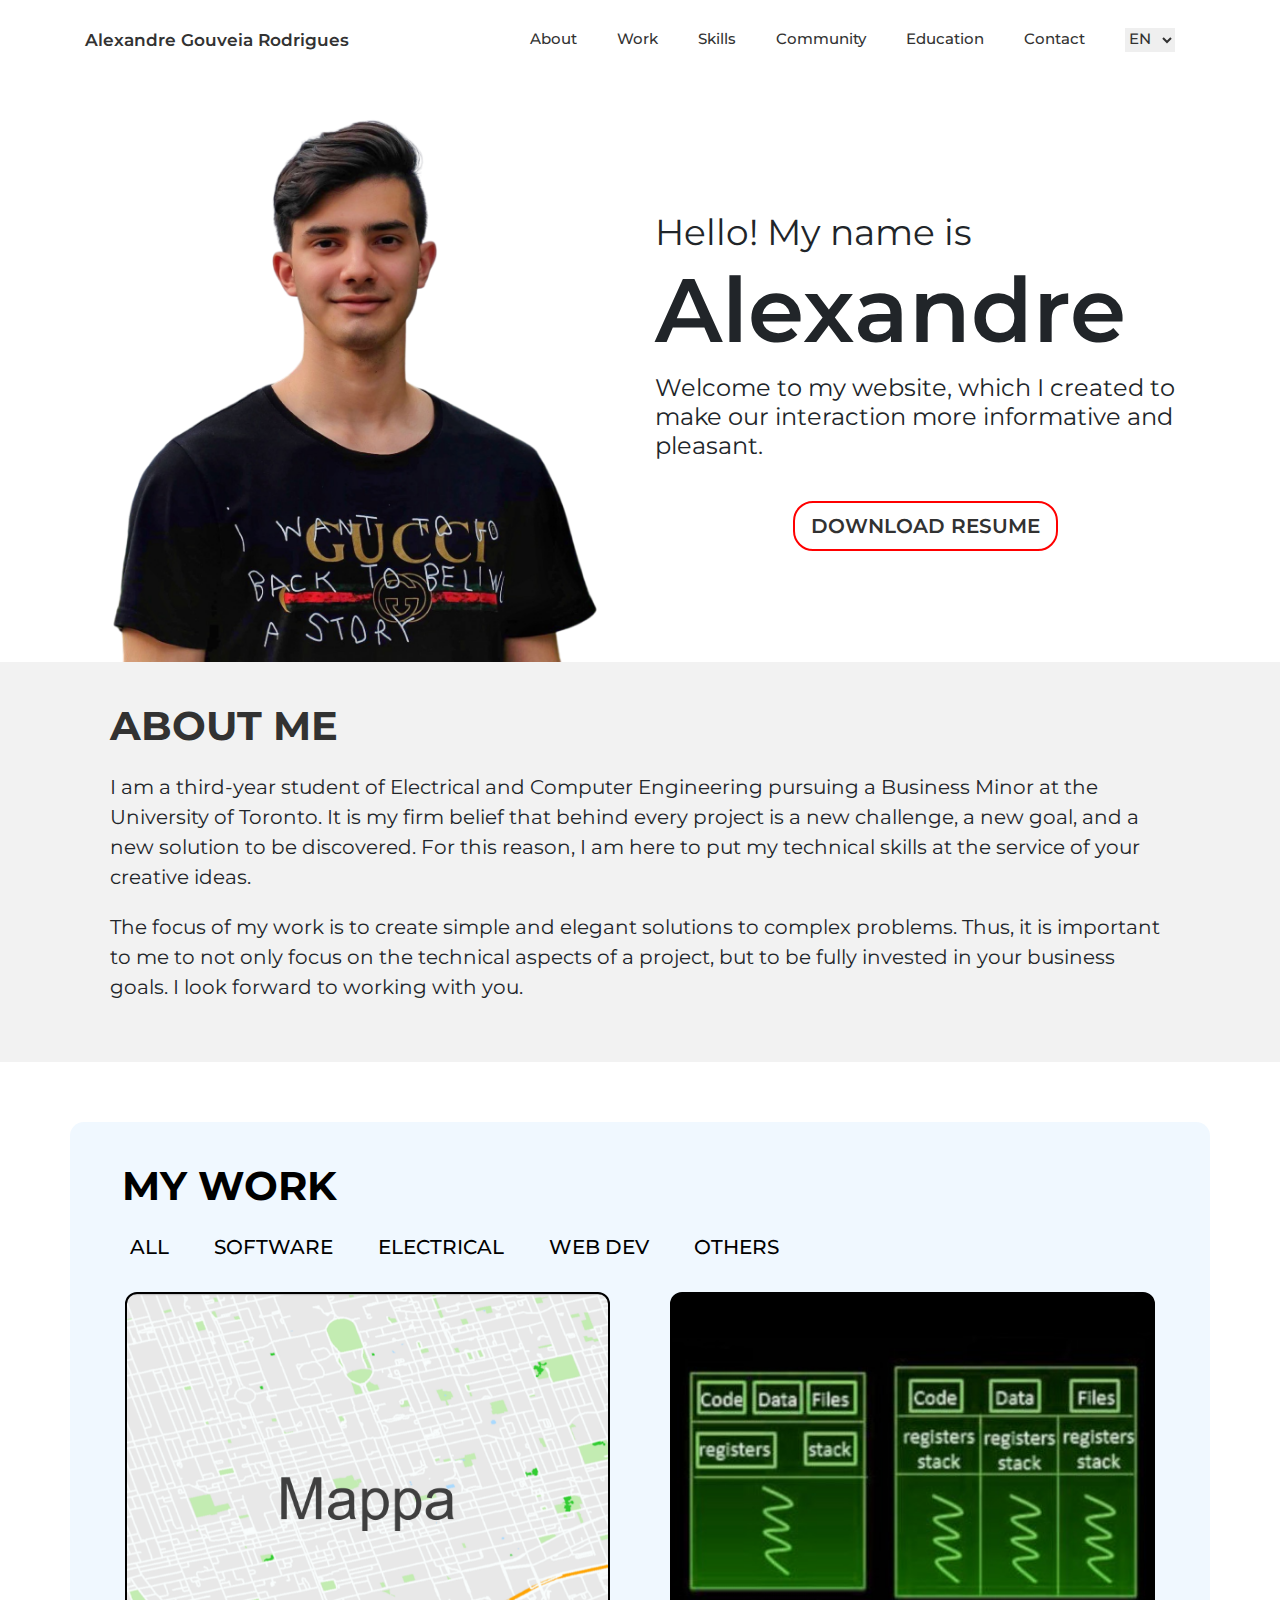
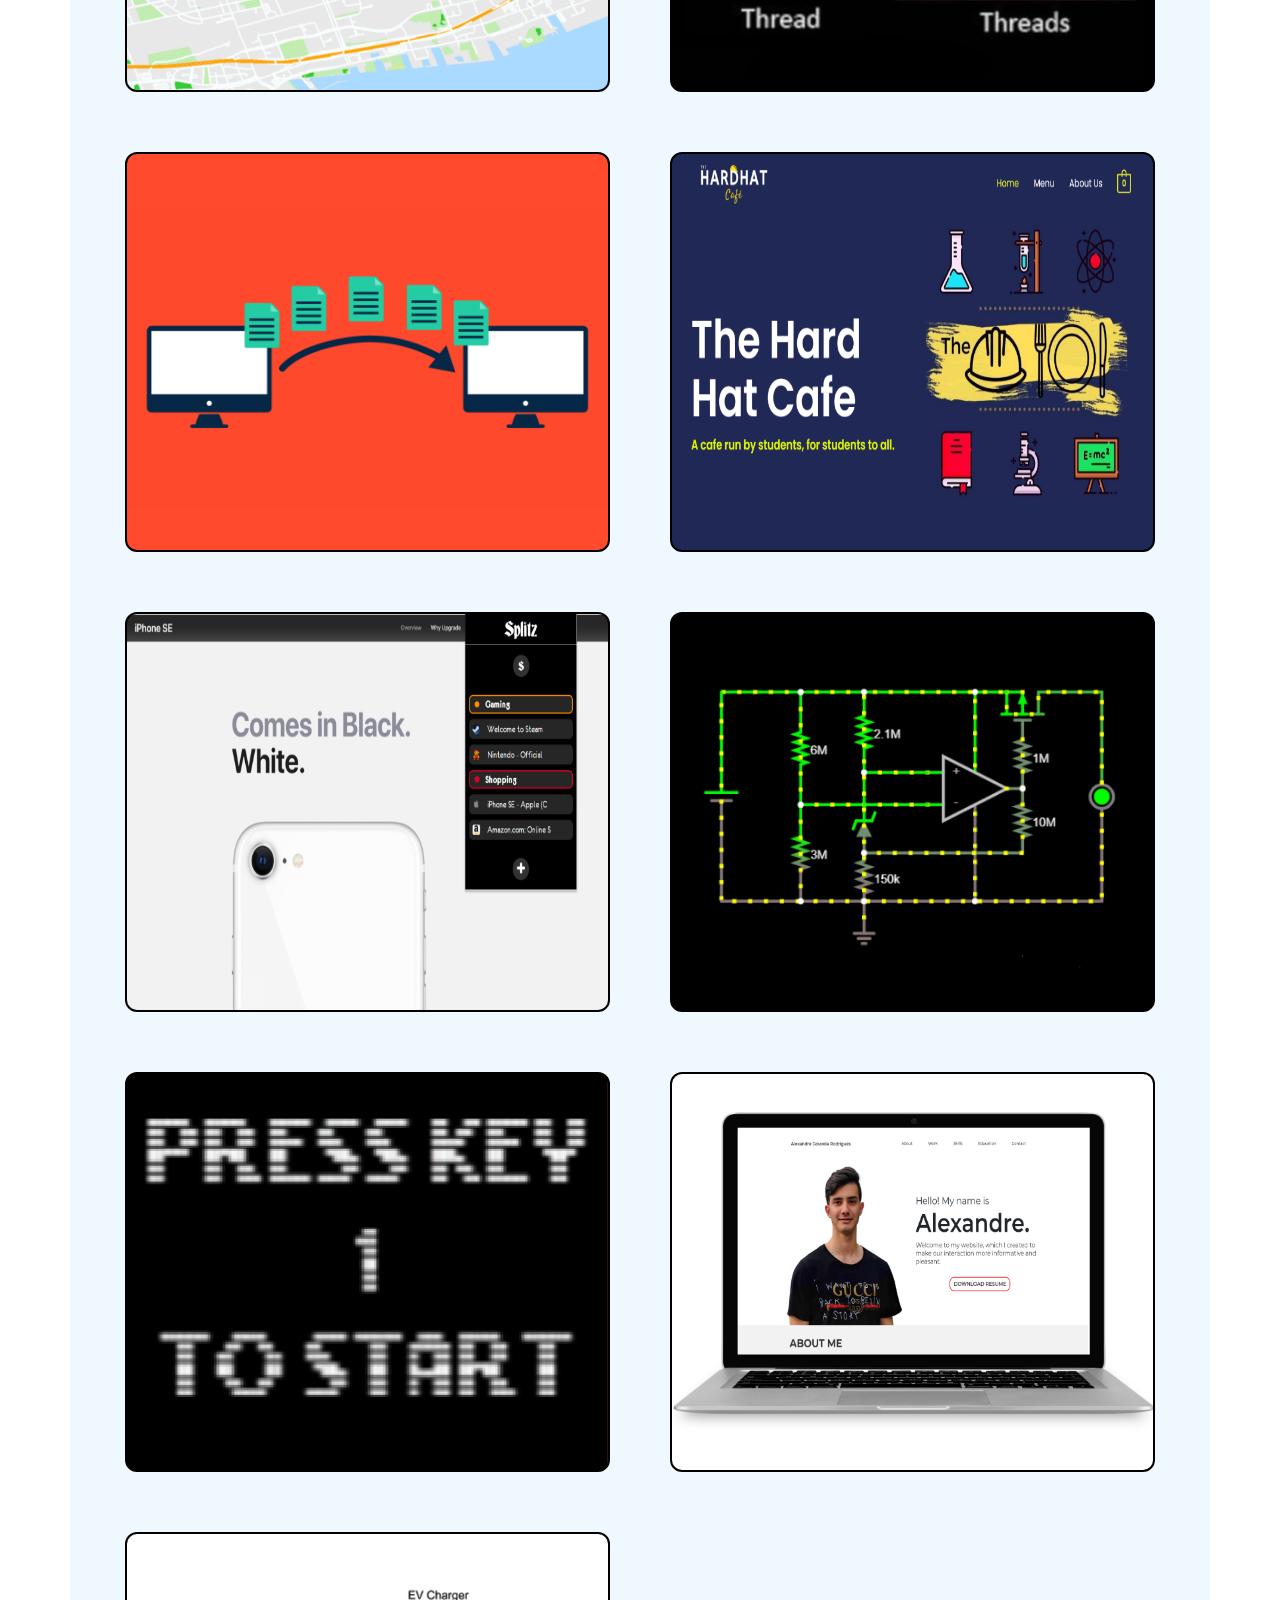
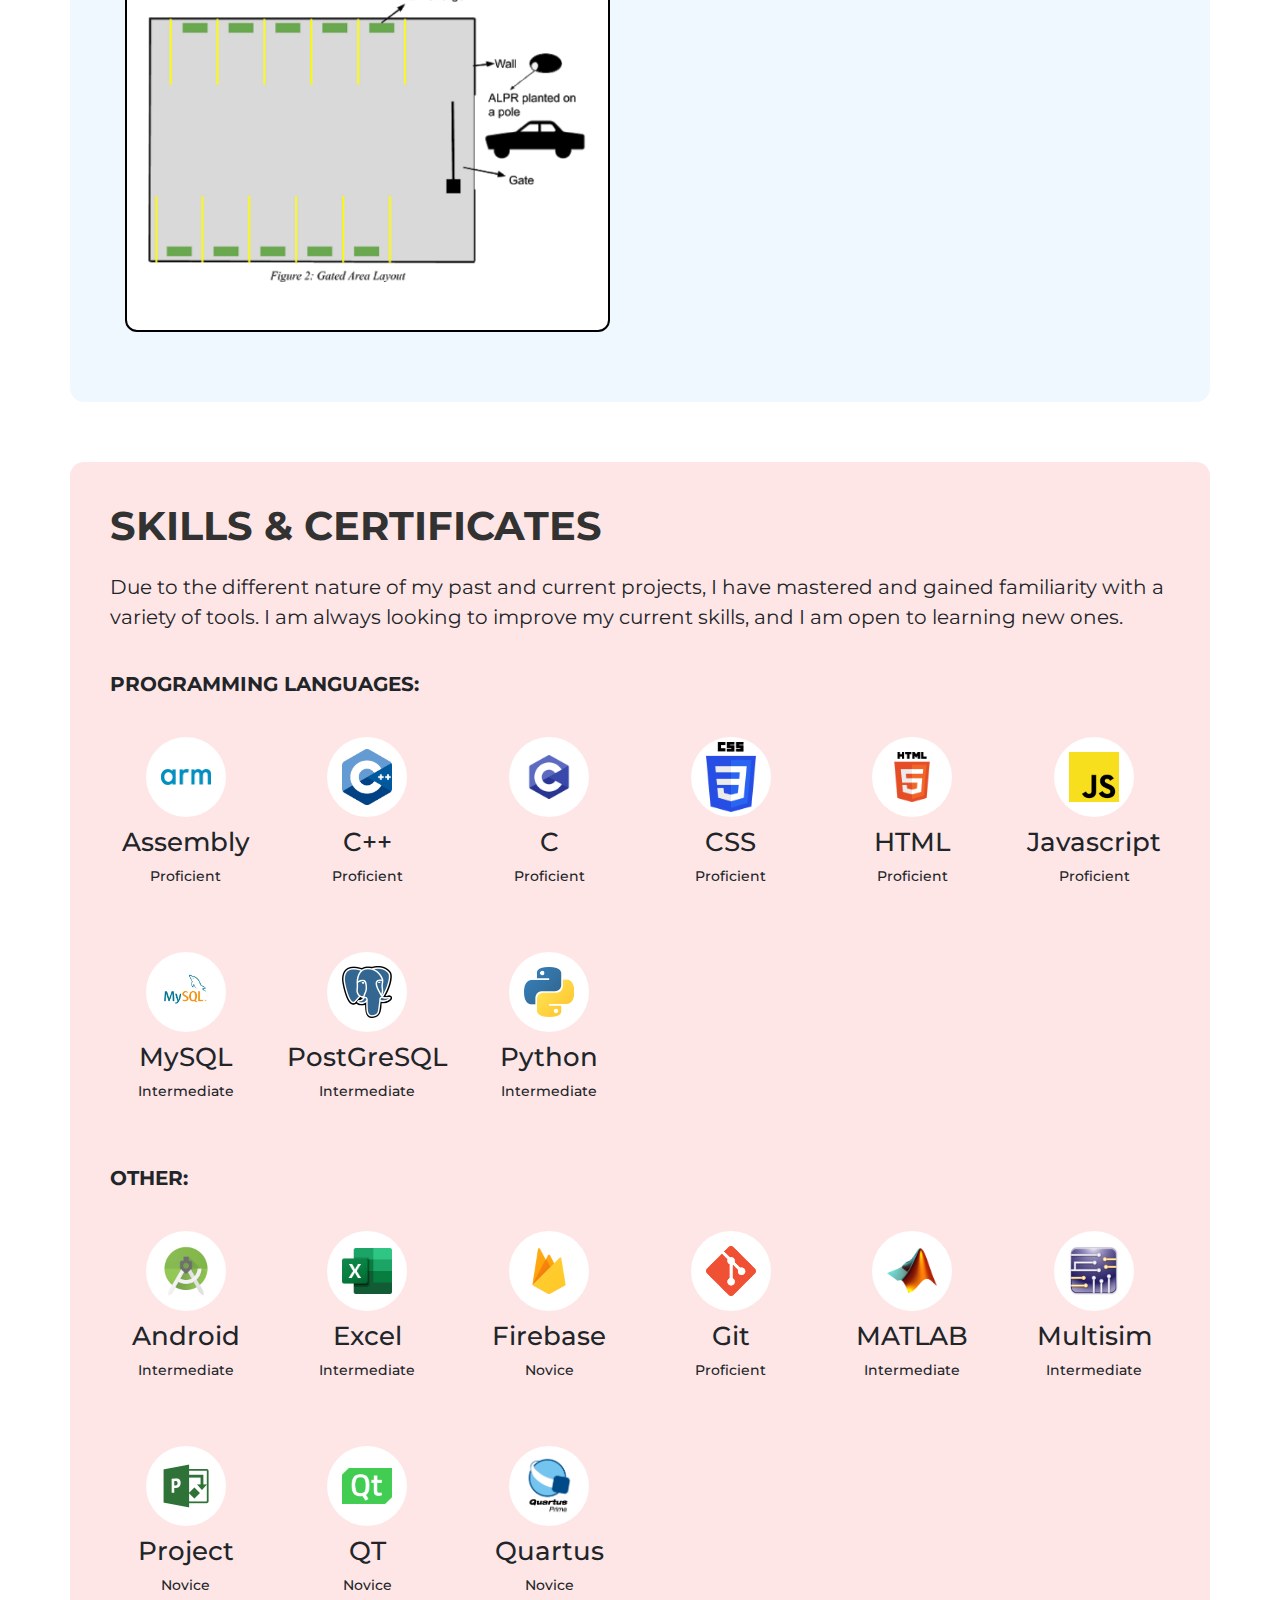
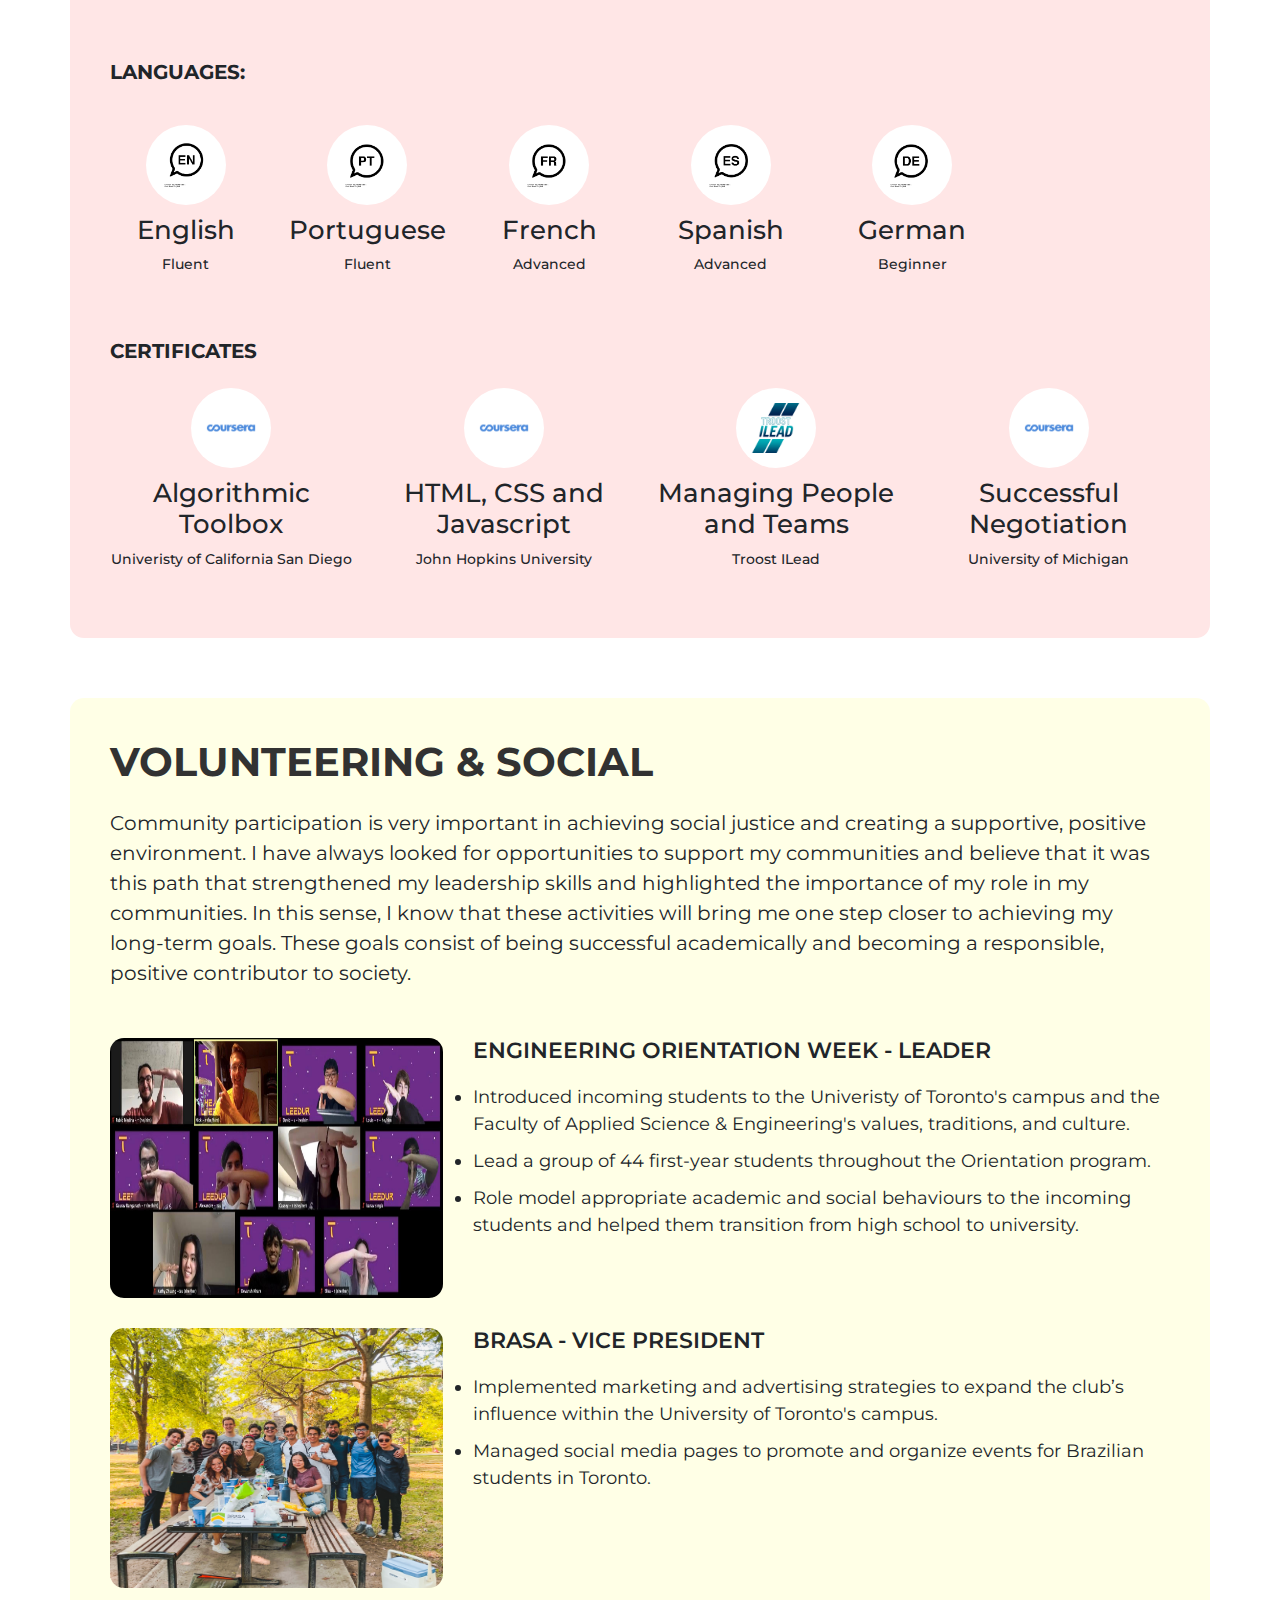
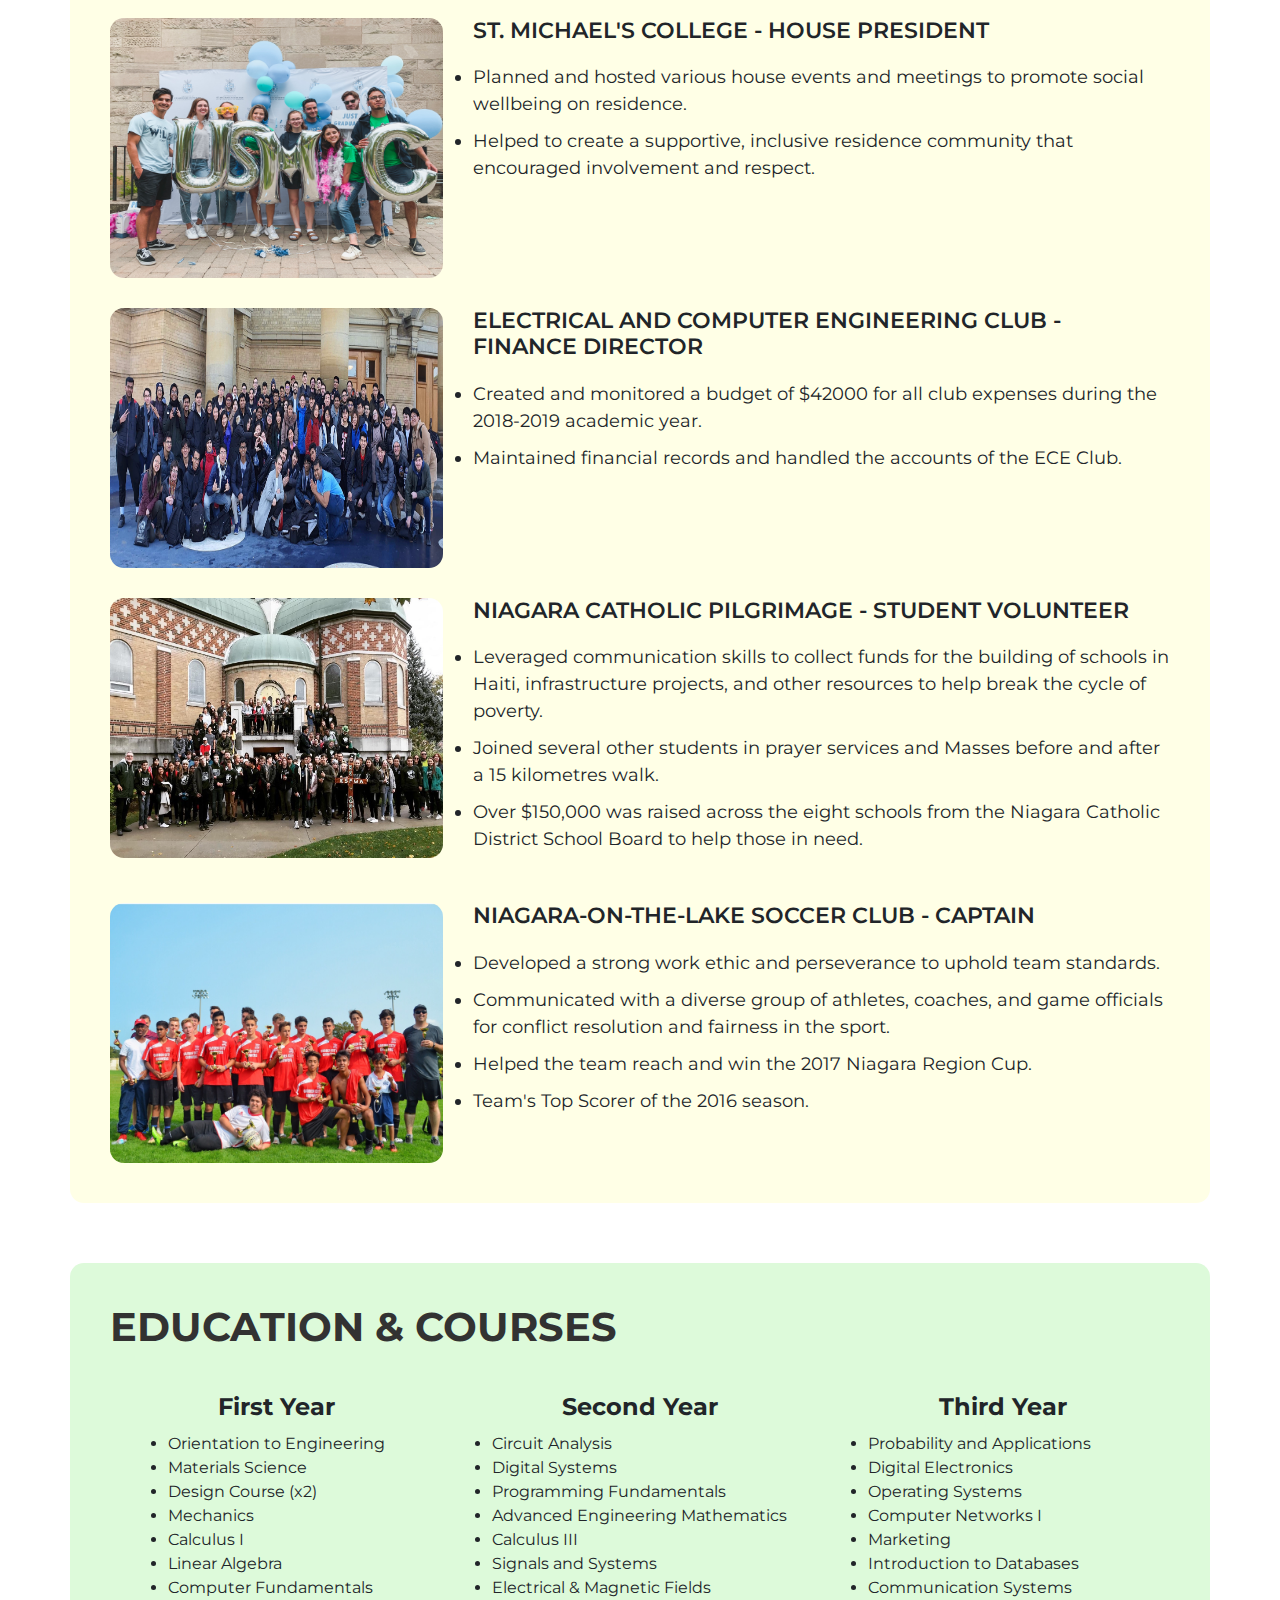
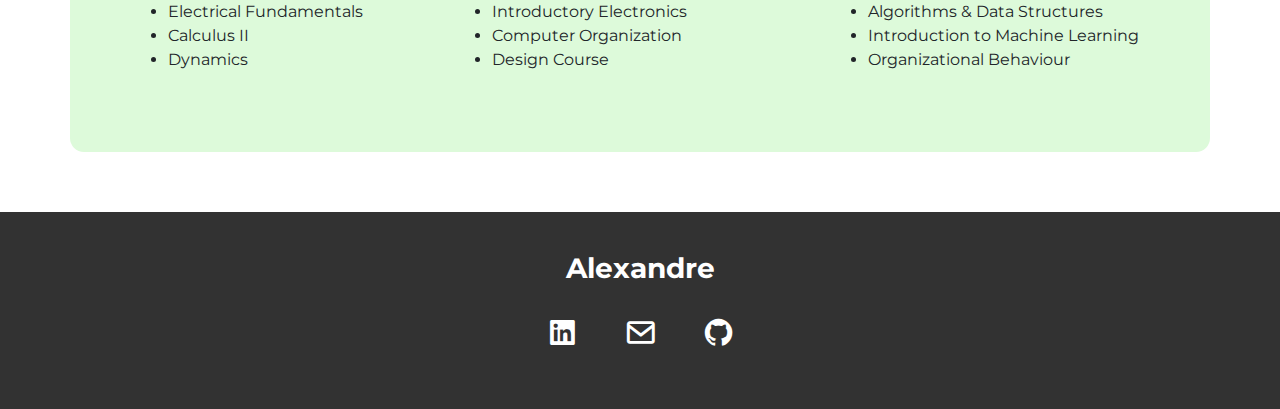
<file: index.html>
<!DOCTYPE html>
<html lang="en">

<head>
    <meta charset="UTF-8">
    <meta name="viewport" content="width=device-width, initial-scale=1.0">
    <title>Alexandre's</title>
    <link rel="shortcut icon" type="image/png" href="./img/favicon.png">
    <!-- CSS file -->
    <link rel="stylesheet" href="./css/bootstrap.min.css">
    <link rel="stylesheet" type="text/css" href="css/style.css">
    <!-- Boxicon Icons -->
    <link href='https://cdn.jsdelivr.net/npm/boxicons@2.0.5/css/boxicons.min.css' rel='stylesheet'>
</head>

<header>
    <nav class="navbar fixed-top navbar-expand-lg navbar-light">
        <div id="navbar-container" class="container">
            <a class="navbar-brand" href="#">
                <h1 class="nav-logo">Alexandre Gouveia Rodrigues</h1>
            </a>
            <button class="navbar-toggler" type="button" data-toggle="collapse" data-target="#navbarNav"
                aria-controls="navbarNav" aria-expanded="false" aria-label="Toggle navigation">
                <span class="navbar-toggler-icon"></span>
            </button>
            <div class="collapse navbar-collapse" id="navbarNav">
                <div class="mr-auto"></div>
                <ul class="navbar-nav">
                    <li class="nav-item">
                        <a id="aboutText" class="nav-link" href="#1">About</a>
                    </li>
                    <li class="nav-item active">
                        <a id="workText" class="nav-link" href="#2">Work<span class="sr-only">(current)</span></a>
                    </li>
                    <li class="nav-item">
                        <a id="skillsText" class="nav-link" href="#3">Skills</a>
                    </li>
                    <li class="nav-item">
                        <a id="communityText" class="nav-link" href="#4">Community</a>
                    </li>
                    <li class="nav-item">
                        <a id="educationText" class="nav-link" href="#5">Education</a>
                    </li>
                    <li class="nav-item">
                        <a id="contactText" class="nav-link" href="./projects/contact.html">Contact</a>
                    </li>
                    <li class="nav-item">
                        <select id="list" onchange="getSelectValue();">
                            <option value="en">EN</option>
                            <option value="fr">FR</option>
                            <option value="pt">PT</option>
                            <option value="es">ES</option>
                        </select>
                    </li>
                </ul>
            </div>
        </div>
    </nav>
</header>


<body>
    <!-- Main -->
    <section id="banner">
        <div id="box-banner" class="container">
            <div id="bannerContainerStruct" class="row">
                <div class="col-lg-6 col-md-6 col-sm-12 col-xs-12">
                    <img src="./img/PicNoBackground2.png" alt="">
                </div>
                <div id="banner-struct" class="col-lg-6 col-md-6 col-sm-12 col-xs-12">
                    <div class="bannertext">
                        <h2 id="helloText">Hello! My name is</h2>
                        <h1>Alexandre</h1>
                        <h3 id="welcomeText">Welcome to my website, which I created to make our interaction more
                            informative and
                            pleasant.</h3>
                    </div>
                    <div class="bannerbutton">
                        <a href="./img/Alexandre_Gouveia_Rodrigues_Resume.pdf" download>
                            <button id="resumeText">Download Resume</button>
                        </a>
                    </div>
                </div>
            </div>
        </div>
    </section>

    <!-- About -->
    <section id="1" class="about">
        <div id="box-about" class="container">
            <h1 id="aboutText0" class="about-title">About Me</h1>
            <div class="row">
                <div class="col-lg-12 col-md-12 col-sm-12 col-xs-12">
                    <p id="aboutText1">I am a third-year student of Electrical and Computer Engineering pursuing a
                        Business Minor at the
                        University of Toronto. It is my firm belief that behind every project is a new challenge, a new
                        goal, and a new solution to be discovered. For this reason, I am here to put my technical skills
                        at the service of your creative ideas.</p>
                    <p id="aboutText2">The focus of my work is to create simple and elegant solutions to complex
                        problems. Thus, it is
                        important to me to not only focus on the technical aspects of a project, but to be fully
                        invested in your business goals. I look forward to working with you.</p>
                </div>
            </div>
        </div>
    </section>

    <!-- Projects -->
    <section id="2" class="sectionArea">
        <div id="box-projects" class="container">
            <div class="projectsHeader">
                <h1 id="myWorkText" class="projects-title">My Work</h1>
            </div>

            <div class="button-group">
                <button id="allText" type="button" class="active">All</button>
                <button id="softwareText" type="button" data-filter=".software">Software</button>
                <button id="electricalText" type="button" data-filter=".electrical">Electrical</button>
                <button id="webDevText" type="button" data-filter=".webdev">Web Dev</button>
                <button id="othersText" type="button" data-filter=".others">Others</button>
            </div>

            <div id="project-list" class="row">
                <div id="project-struct" class="col-lg-6 col-md-12 col-sm-12 col-xs-6 software">
                    <a href="./projects/mappa.html">
                        <div id="mappa" class="project-item">
                            <div class="overlay">
                                <div class="text">Mappa: Geographic Information System</div>
                            </div>
                        </div>
                    </a>
                </div>
                <div id="project-struct" class="col-lg-6 col-md-12 col-sm-12 col-xs-6 software">
                    <a href="./projects/threads.html">
                        <div id="ece344" class="project-item">
                            <div class="overlay">
                                <div class="text">Multithreading: Implementation & Application</div>
                            </div>
                        </div>
                    </a>
                </div>
                <div id="project-struct" class="col-lg-6 col-md-12 col-sm-12 col-xs-6 software">
                    <a href="./projects/file_transfer.html">
                        <div id="ece361" class="project-item">
                            <div class="overlay">
                                <div class="text">File Transfer Application</div>
                            </div>
                        </div>
                    </a>
                </div>
                <div id="project-struct" class="col-lg-6 col-md-12 col-sm-12 col-xs-6 webdev">
                    <a href="./projects/hhc.html">
                        <div id="hhc" class="project-item">
                            <div class="overlay">
                                <div class="text">Hard Hat Cafe: E-commerce</div>
                            </div>
                        </div>
                    </a>
                </div>
                <div id="project-struct" class="col-lg-6 col-md-12 col-sm-12 col-xs-6 software">
                    <a href="./projects/splitz.html">
                        <div id="splitz" class="project-item">
                            <div class="overlay">
                                <div class="text">Splitz: Chrome Extension</div>
                            </div>
                        </div>
                    </a>
                </div>
                <div id="project-struct" class="col-lg-6 col-md-12 col-sm-12 col-xs-6 electrical">
                    <a href="./projects/utat.html">
                        <div id="utat" class="project-item">
                            <div class="overlay">
                                <div class="text">Low Power Sensor</div>
                            </div>
                        </div>
                    </a>
                </div>
                <div id="project-struct" class="col-lg-6 col-md-12 col-sm-12 col-xs-6 software">
                    <a href="./projects/fps.html">
                        <div id="ece243" class="project-item">
                            <div class="overlay">
                                <div class="text">FPS Game</div>
                            </div>
                        </div>
                    </a>
                </div>
                <div id="project-struct" class="col-lg-6 col-md-12 col-sm-12 col-xs-6 webdev">
                    <a href="#">
                        <div id="portfolio" class="project-item">
                            <div class="overlay">
                                <div class="text">Portfolio Website</div>
                            </div>
                        </div>
                    </a>
                </div>
                <div id="project-struct" class="col-lg-6 col-md-12 col-sm-12 col-xs-6 others">
                    <a href="#">
                        <div id="ev" class="project-item">
                            <div class="overlay">
                                <div class="text">EV Charging Configuration</div>
                            </div>
                        </div>
                    </a>
                </div>
                <!-- <div id="project-struct" class="col-lg-6 col-md-12 col-sm-12 col-xs-6 others">
                    <a href="#">
                        <div id="tanvas" class="project-item">
                            <div class="overlay">
                                <div class="text">Tanvas Haptical Technology</div>
                            </div>
                        </div>
                    </a>
                </div> -->
            </div>
        </div>
    </section>

    <!-- Skills -->
    <section id="3" class="sectionArea">
        <div id="box-skills" class="container">
            <div class="skillsHeader">
                <h1 id="skillsText0" class="index-title">Skills & Certificates</h1>
                <p id="skillsText1">Due to the different nature of my past and current projects, I have mastered and
                    gained familiarity
                    with a variety of tools. I am always looking to improve my current skills, and I am open to learning
                    new ones.</p>
            </div>

            <div class="subtitle">
                <h1 id="languagesText">Programming Languages:</h1>
            </div>
            <div id="skills-list" class="row">
                <div class="col-lg-2 col-md-4 col-sm-6 col-6">
                    <div id="skills-item">
                        <div class="imgcircle">
                            <img src="./img/armlogo.png" class="skill-icon" alt="">
                        </div>
                        <h2>Assembly</h2>
                        <h3>Proficient</h3>
                    </div>
                </div>
                <div class="col-lg-2 col-md-4 col-sm-6 col-6">
                    <div id="skills-item">
                        <div class="imgcircle">
                            <img src="./img/c++logo.png" class="skill-icon" alt="">
                        </div>
                        <h2>C++</h2>
                        <h3>Proficient</h3>
                    </div>
                </div>
                <div class="col-lg-2 col-md-4 col-sm-6 col-6">
                    <div id="skills-item">
                        <div class="imgcircle">
                            <img src="./img/clogo1.png" class="skill-icon" alt="">
                        </div>
                        <h2>C</h2>
                        <h3>Proficient</h3>
                    </div>
                </div>
                <div class="col-lg-2 col-md-4 col-sm-6 col-6">
                    <div id="skills-item">
                        <div class="imgcircle">
                            <img src="./img/csslogo.png" class="skill-icon" alt="">
                        </div>
                        <h2>CSS</h2>
                        <h3>Proficient</h3>
                    </div>
                </div>
                <div class="col-lg-2 col-md-4 col-sm-6 col-6">
                    <div id="skills-item">
                        <div class="imgcircle">
                            <img src="./img/htmllogo.png" class="skill-icon" alt="">
                        </div>
                        <h2>HTML</h2>
                        <h3>Proficient</h3>
                    </div>
                </div>
                <div class="col-lg-2 col-md-4 col-sm-6 col-6">
                    <div id="skills-item">
                        <div class="imgcircle">
                            <img src="./img/jslogo.png" class="skill-icon" alt="">
                        </div>
                        <h2>Javascript</h2>
                        <h3>Proficient</h3>
                    </div>
                </div>
                <div class="col-lg-2 col-md-4 col-sm-6 col-6">
                    <div id="skills-item">
                        <div class="imgcircle">
                            <img src="./img/mysql.png" class="skill-icon" alt="">
                        </div>
                        <h2>MySQL</h2>
                        <h3>Intermediate</h3>
                    </div>
                </div>
                <div class="col-lg-2 col-md-4 col-sm-6 col-6">
                    <div id="skills-item">
                        <div class="imgcircle">
                            <img src="./img/postgresql.png" class="skill-icon" alt="">
                        </div>
                        <h2>PostGreSQL</h2>
                        <h3>Intermediate</h3>
                    </div>
                </div>
                <div class="col-lg-2 col-md-4 col-sm-6 col-6">
                    <div id="skills-item">
                        <div class="imgcircle">
                            <img src="./img/python.png" class="skill-icon" alt="">
                        </div>
                        <h2>Python</h2>
                        <h3>Intermediate</h3>
                    </div>
                </div>
            </div>

            <div class="subtitle">
                <h1>Other:</h1>
            </div>
            <div id="skills-list" class="row">
                <div class="col-lg-2 col-md-4 col-sm-6 col-6">
                    <div id="skills-item">
                        <div class="imgcircle">
                            <img src="./img/androidlogo.png" class="skill-icon" alt="">
                        </div>
                        <h2>Android</h2>
                        <h3>Intermediate</h3>
                    </div>
                </div>
                <div class="col-lg-2 col-md-4 col-sm-6 col-6">
                    <div id="skills-item">
                        <div class="imgcircle">
                            <img src="./img/excel.png" class="skill-icon" alt="">
                        </div>
                        <h2>Excel</h2>
                        <h3>Intermediate</h3>
                    </div>
                </div>
                <div class="col-lg-2 col-md-4 col-sm-6 col-6">
                    <div id="skills-item">
                        <div class="imgcircle">
                            <img src="./img/firebase.png" class="skill-icon" alt="">
                        </div>
                        <h2>Firebase</h2>
                        <h3>Novice</h3>
                    </div>
                </div>
                <div class="col-lg-2 col-md-4 col-sm-6 col-6">
                    <div id="skills-item">
                        <div class="imgcircle">
                            <img src="./img/git.png" class="skill-icon" alt="">
                        </div>
                        <h2>Git</h2>
                        <h3>Proficient</h3>
                    </div>
                </div>
                <div class="col-lg-2 col-md-4 col-sm-6 col-6">
                    <div id="skills-item">
                        <div class="imgcircle">
                            <img src="./img/matlablogo.png" class="skill-icon" alt="">
                        </div>
                        <h2>MATLAB</h2>
                        <h3>Intermediate</h3>
                    </div>
                </div>
                <div class="col-lg-2 col-md-4 col-sm-6 col-6">
                    <div id="skills-item">
                        <div class="imgcircle">
                            <img src="./img/multisim.png" class="skill-icon" alt="">
                        </div>
                        <h2>Multisim</h2>
                        <h3>Intermediate</h3>
                    </div>
                </div>
                <div class="col-lg-2 col-md-4 col-sm-6 col-6">
                    <div id="skills-item">
                        <div class="imgcircle">
                            <img src="./img/MS_Project_Logo.png" class="skill-icon" alt="">
                        </div>
                        <h2>Project</h2>
                        <h3>Novice</h3>
                    </div>
                </div>
                <div class="col-lg-2 col-md-4 col-sm-6 col-6">
                    <div id="skills-item">
                        <div class="imgcircle">
                            <img src="./img/qtlogo.png" class="skill-icon" alt="">
                        </div>
                        <h2>QT</h2>
                        <h3>Novice</h3>
                    </div>
                </div>
                <div class="col-lg-2 col-md-4 col-sm-6 col-6">
                    <div id="skills-item">
                        <div class="imgcircle">
                            <img src="./img/Quartus_prime_icon.png" class="skill-icon" alt="">
                        </div>
                        <h2>Quartus</h2>
                        <h3>Novice</h3>
                    </div>
                </div>
            </div>

            <div class="subtitle">
                <h1 id="languagesText2">Languages:</h1>
            </div>
            <div id="skills-list" class="row">
                <div class="col-lg-2 col-md-4 col-sm-6 col-6">
                    <div id="skills-item">
                        <div class="imgcircle">
                            <img src="./img/english.png" class="skill-icon" alt="">
                        </div>
                        <h2 id="englishText">English</h2>
                        <h3 id="fluentText">Fluent</h3>
                    </div>
                </div>
                <div class="col-lg-2 col-md-4 col-sm-6 col-6">
                    <div id="skills-item">
                        <div class="imgcircle">
                            <img src="./img/portuguese.png" class="skill-icon" alt="">
                        </div>
                        <h2 id="portugueseText">Portuguese</h2>
                        <h3 id="fluentText2">Fluent</h3>
                    </div>
                </div>
                <div class="col-lg-2 col-md-4 col-sm-6 col-6">
                    <div id="skills-item">
                        <div class="imgcircle">
                            <img src="./img/french.png" class="skill-icon" alt="">
                        </div>
                        <h2 id="frenchText">French</h2>
                        <h3 id="advancedText">Advanced</h3>
                    </div>
                </div>
                <div class="col-lg-2 col-md-4 col-sm-6 col-6">
                    <div id="skills-item">
                        <div class="imgcircle">
                            <img src="./img/spanish.png" class="skill-icon" alt="">
                        </div>
                        <h2 id="spanishText">Spanish</h2>
                        <h3 id="advancedText2">Advanced</h3>
                    </div>
                </div>
                <div class="col-lg-2 col-md-4 col-sm-6 col-6">
                    <div id="skills-item">
                        <div class="imgcircle">
                            <img src="./img/german.png" class="skill-icon" alt="">
                        </div>
                        <h2 id="germanText">German</h2>
                        <h3 id="beginnerText">Beginner</h3>
                    </div>
                </div>
            </div>


            <div class="subtitle">
                <h1 id="certificatesText">Certificates:</h1>
            </div>
            <div id="skills-list" class="row">
                <div class="col-lg-3 col-md-4 col-sm-6 col-6">
                    <div id="skills-item">
                        <div class="imgcircle">
                            <img src="./img/coursera.png" class="skill-icon" alt="">
                        </div>
                        <h2>Algorithmic Toolbox</h2>
                        <h3>Univeristy of California San Diego</h3>
                    </div>
                </div>
                <div class="col-lg-3 col-md-4 col-sm-6 col-6">
                    <div id="skills-item">
                        <div class="imgcircle">
                            <img src="./img/coursera.png" class="skill-icon" alt="">
                        </div>
                        <h2>HTML, CSS and Javascript</h2>
                        <h3>John Hopkins University</h3>
                    </div>
                </div>
                <div class="col-lg-3 col-md-4 col-sm-6 col-6">
                    <div id="skills-item">
                        <div class="imgcircle">
                            <img src="./img/ilead.png" class="skill-icon" alt="">
                        </div>
                        <h2>Managing People and Teams</h2>
                        <h3>Troost ILead</h3>
                    </div>
                </div>
                <div class="col-lg-3 col-md-4 col-sm-6 col-6">
                    <div id="skills-item">
                        <div class="imgcircle">
                            <img src="./img/coursera.png" class="skill-icon" alt="">
                        </div>
                        <h2>Successful Negotiation</h2>
                        <h3>University of Michigan</h3>
                    </div>
                </div>
            </div>
    </section>

    <!-- Community -->
    <section id="4" class="sectionArea">
        <div id="box-community" class="container">
            <div class="communityHeader">
                <h1 id="volunteeringText0" class="index-title">Volunteering & Social</h1>
                <p id="volunteeringText1">Community participation is very important in achieving social justice and
                    creating a supportive,
                    positive environment. I have always looked for opportunities to support my communities and believe
                    that it was this path that strengthened my leadership skills and highlighted the importance of my
                    role in my communities. In this sense, I know that these activities will bring me one step closer to
                    achieving my long-term goals. These goals consist of being successful academically and becoming a
                    responsible, positive contributor to society.</p>
            </div>
            <div id="community-list" class="row">
                <div id="community-struct" class="col-lg-4 col-md-12 col-sm-12 col-xs-6">
                    <div class="community-pic">
                        <img style="border-radius: 14px;"  src="./img/frosh.JPG" alt="">
                    </div>
                </div>
                <div id="community-struct" class="col-lg-8 col-md-12 col-sm-12 col-xs-6">
                    <div id="community-item">
                        <h2 id="froshText0">Engineering Frosh Week - Leader</h2>
                        <ul>
                            <li id="froshText1">Introduced incoming students to the Univeristy of Toronto's campus and
                                the Faculty of Applied Science &
                                Engineering's values, traditions, and culture.</li>
                            <li id="froshText2"> Lead a group of 44 first-year students throughout the Orientation
                                program.</li>
                            <li id="froshText3"> Role model appropiate academic and social behaviours to incoming
                                students and helped
                                them transition from high school to university.</li>
                        </ul>
                    </div>
                </div>
                <div id="community-struct" class="col-lg-4 col-md-12 col-sm-12 col-xs-6">
                    <div class="community-pic">
                        <img style="border-radius: 14px;" src="./img/brasa.JPG" alt="">
                    </div>
                </div>
                <div id="community-struct" class="col-lg-8 col-md-12 col-sm-12 col-xs-6">
                    <div id="community-item">
                        <h2 id="brasaText0">BRASA - President</h2>
                        <ul>
                            <li id="brasaText1">Implemented marketing and advertising strategies to expand the club’s
                                influence within
                                the University of Toronto's campus</li>
                            <li id="brasaText2">Managed social media pages to promote and organize events for Brazilian
                                students in
                                Toronto</li>
                        </ul>
                    </div>
                </div>
                <div id="community-struct" class="col-lg-4 col-md-12 col-sm-12 col-xs-6">
                    <div class="community-pic">
                        <img style="border-radius: 14px;"  src="./img/smc.jpg" alt="">
                    </div>
                </div>
                <div id="community-struct" class="col-lg-8 col-md-12 col-sm-12 col-xs-6">
                    <div id="community-item">
                        <h2 id="smcText0">St. Michael's College - House President</h2>
                        <ul>
                            <li id="smcText1">Planned and hosted various house events and meetings to promote social
                                wellbeing on
                                residence.</li>
                            <li id="smcText2">Helped to create a supportive, inclusive residence community that
                                encouraged involvement
                                and respect.</li>
                        </ul>
                    </div>
                </div>
                <div id="community-struct" class="col-lg-4 col-md-12 col-sm-12 col-xs-6">
                    <div class="community-pic">
                        <img style="border-radius: 14px;" src="./img/ececlub.JPG" alt="">
                    </div>
                </div>
                <div id="community-struct" class="col-lg-8 col-md-12 col-sm-12 col-xs-6">
                    <div id="community-item">
                        <h2 id="eceText0">Electrical and Computer Engineering Club - Finance Director</h2>
                        <ul>
                            <li id="eceText1">Created and monitored a budget of approximately $42000 for all club
                                expenses during the
                                2018-2019
                                academic year.</li>
                            <li id="eceText2">Maintained financial records and handled the accounts of the ECE Club.</li>
                        </ul>
                    </div>
                </div>
                <div id="community-struct" class="col-lg-4 col-md-12 col-sm-12 col-xs-6">
                    <div class="community-pic">
                        <img style="border-radius: 14px;" src="./img/pilgrimage1.jpg" alt="">
                    </div>
                </div>
                <div id="community-struct" class="col-lg-8 col-md-12 col-sm-12 col-xs-6">
                    <div id="community-item">
                        <h2 id="ncdsbText0">Niagara Catholic Pilgrimage - Student Volunteer</h2>
                        <ul>
                            <li id="ncdsbText1">Leveraged communication skills to collect funds for the building of
                                schools in Haiti, infrastructure projects, and other resources to help break the cycle
                                of poverty.
                            </li>
                            <li id="ncdsbText2">Joined several other students in prayer services and Masses before and
                                after a 15 kilometres walk</li>
                            <li id="ncdsbText3">Over $150,000 was raised across the eight schools from the Niagara
                                Catholic District School Board to help those in need.</li>
                        </ul>
                    </div>
                </div>
                <div id="community-struct" class="col-lg-4 col-md-12 col-sm-12 col-xs-6">
                    <div class="community-pic">
                        <img  style="border-radius: 14px;" src="./img/notl.JPG" alt="">
                    </div>
                </div>
                <div id="community-struct" class="col-lg-8 col-md-12 col-sm-12 col-xs-6">
                    <div id="community-item">
                        <h2 id="notlText0">Niagara-on-the-lake Soccer Club - Captain</h2>
                        <ul>
                            <li id="notlText1">Developed a strong work ethic and perseverance to uphold team standards.
                            </li>
                            <li id="notlText2">Communicated with a diverse group of athletes, coaches, and game
                                officials for
                                conflict resolution and fairness in the sport.</li>
                            <li id="notlText3">Helped the team reach and win the 2017 Niagara Region Cup.</li>
                            <li id="notlText4">Team's Top Scorer for the 2016 season.</li>
                        </ul>
                    </div>
                </div>
            </div>
        </div>
    </section>

    <!-- Education & Courses -->
    <section id="5" class="sectionArea">
        <div id="box-education" class="container">
            <div class="educationHeader">
                <h1 id="myeducationText" class="index-title">Education & Courses</h1>
            </div>

            <div id="project-list" class="row">
                <div id="education-struct" class="col-lg-4 col-md-4 col-sm-12 col-xs-6">
                    <div id="education-item">
                        <h2 id="firstyearText">First Year</h2>
                        <ul>
                            <li>Orientation to Engineering</li>
                            <li>Materials Science</li>
                            <li>Design Course (x2)</li>
                            <li>Mechanics</li>
                            <li>Calculus I</li>
                            <li>Linear Algebra</li>
                            <li>Computer Fundamentals</li>
                            <li>Electrical Fundamentals</li>
                            <li>Calculus II</li>
                            <li>Dynamics</li>
                        </ul>
                    </div>
                </div>
                <div id="education-struct" class="col-lg-4 col-md-4 col-sm-12 col-xs-6">
                    <div id="education-item">
                        <h2 id="secondyearText">Second Year</h2>
                        <ul>
                            <li>Circuit Analysis</li>
                            <li>Digital Systems</li>
                            <li>Programming Fundamentals</li>
                            <li>Advanced Engineering Mathematics</li>
                            <li>Calculus III</li>
                            <li>Signals and Systems</li>
                            <li>Electrical & Magnetic Fields</li>
                            <li>Introductory Electronics</li>
                            <li>Computer Organization</li>
                            <li>Design Course</li>
                        </ul>
                    </div>
                </div>
                <div id="education-struct" class="col-lg-4 col-md-4 col-sm-12 col-xs-6">
                    <div id="education-item">
                        <h2 id="thirdyearText">Third Year</h2>
                        <ul>
                            <li>Probability and Applications</li>
                            <li>Digital Electronics</li>
                            <li>Operating Systems</li>
                            <li>Computer Networks I</li>
                            <li>Marketing</li>
                            <li>Introduction to Databases</li>
                            <li>Communication Systems</li>
                            <li>Algorithms & Data Structures</li>
                            <li>Introduction to Machine Learning</li>
                            <li>Organizational Behaviour</li>
                        </ul>
                    </div>
                </div>
            </div>
        </div>
    </section>

    <!-- Footer -->
    <footer id="6" class="footer-area">
        <div class="container">
            <div class="">
                <div class="social text-center">
                    <h5>Alexandre</h5>
                    <a target="_blank" href="https://www.linkedin.com/in/alexandre-gouveia-r/"><i
                            class='bx bxl-linkedin-square'></i></a>
                    <a href="./projects/contact.html"><i class='bx bx-envelope'></i></a>
                    <a target="_blank" href="https://github.com/alexandregr26"><i class='bx bxl-github'></i></a>
                </div>
            </div>
        </div>
    </footer>

    <script src="./js/jquery.3.5.1.js"></script>
    <script src="./js/bootstrap.min.js"></script>
    <script src="./js/isotope.min.js"></script>
    <script src="./js/main.js"></script>
</body>

</html>
</file>
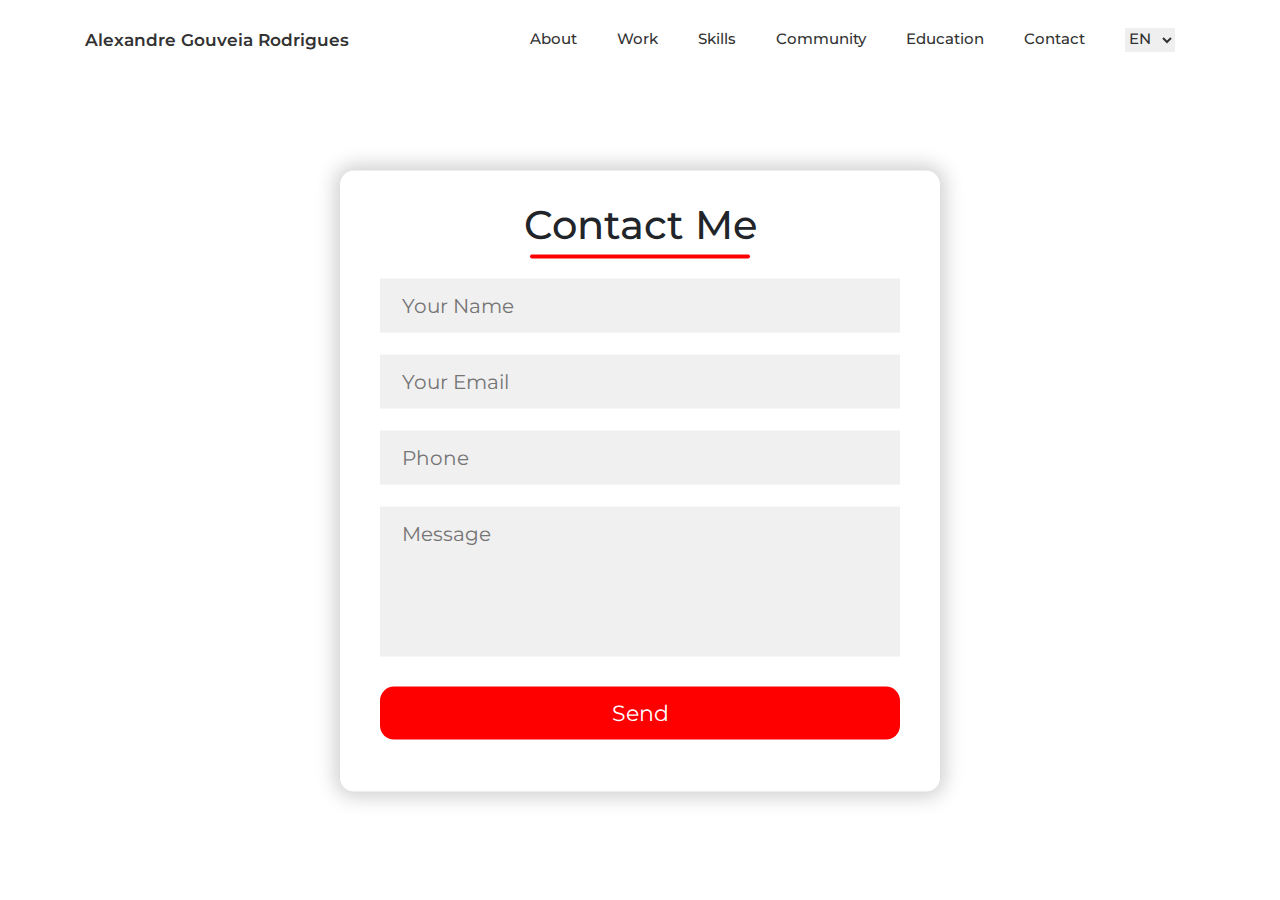
<file: projects/contact.html>
<!DOCTYPE html>
<html lang="en">

<head>
    <meta charset="UTF-8">
    <meta name="viewport" content="width=device-width, initial-scale=1.0">
    <title>Alexandre's</title>
    <link rel="shortcut icon" type="image/png" href="../img/favicon.png">
    <!-- CSS file -->
    <link rel="stylesheet" href="../css/bootstrap.min.css">
    <link rel="stylesheet" type="text/css" href="../css/style.css">
    <!-- Boxicon Icons -->
    <link href='https://cdn.jsdelivr.net/npm/boxicons@2.0.5/css/boxicons.min.css' rel='stylesheet'>
</head>

<header>
    <nav class="navbar fixed-top navbar-expand-lg navbar-light">
        <div id="navbar-container" class="container">
            <a class="navbar-brand" href="../index.html">
                <h1 class="nav-logo">Alexandre Gouveia Rodrigues</h1>
            </a>
            <button class="navbar-toggler" type="button" data-toggle="collapse" data-target="#navbarNav"
                aria-controls="navbarNav" aria-expanded="false" aria-label="Toggle navigation">
                <span class="navbar-toggler-icon"></span>
            </button>
            <div class="collapse navbar-collapse" id="navbarNav">
                <div class="mr-auto"></div>
                <ul class="navbar-nav">
                    <li class="nav-item">
                        <a id="aboutText" class="nav-link" href="../index.html#1">About</a>
                    </li>
                    <li class="nav-item active">
                        <a id="workText" class="nav-link" href="../index.html#2">Work<span
                                class="sr-only">(current)</span></a>
                    </li>
                    <li class="nav-item">
                        <a id="skillsText" class="nav-link" href="../index.html#3">Skills</a>
                    </li>
                    <li class="nav-item">
                        <a id="communityText" class="nav-link" href="../index.html#4">Community</a>
                    </li>
                    <li class="nav-item">
                        <a id="educationText" class="nav-link" href="../index.html#5">Education</a>
                    </li>
                    <li class="nav-item">
                        <a id="contactText" class="nav-link" href="#">Contact</a>
                    </li>
                    <li class="nav-item">
                        <select id="list" onchange="getSelectValue();">
                            <option value="en">EN</option>
                            <option value="fr">FR</option>
                            <option value="pt">PT</option>
                            <option value="es">ES</option>
                        </select>
                    </li>
                </ul>
            </div>
        </div>
    </nav>
</header>

<body>
    <!-- <section class="contacting">
        <div class="container">
            <div class="contact-box">
                <form name="contact-form" method="POST" action="./contactForm.php">
                    <h2>Contact Me</h2>
                    <input name="name" type="text" class="field" placeholder="Your Name" required>
                    <input name="email" type="text" class="field" placeholder="Your Email" required>
                    <input name="phone" type="text" class="field" placeholder="Phone" required>
                    <textarea name="message" placeholder="Message" class="field"></textarea>
                    <input name="send" type="submit" class="submit" value="Send">
                </form>
            </div>
        </div>
    </section> -->

    <section class="contacting">
        <div class="container">
            <div class="contact-box">
                <form action="https://formspree.io/f/mdopendk" method="POST">
                    <h2 id="contactMeText">Contact Me</h2>
                    <input name="name" type="text" class="field" placeholder="Your Name" required>
                    <input name="email" type="text" class="field" placeholder="Your Email" required>
                    <input name="phone" type="text" class="field" placeholder="Phone" required>
                    <textarea name="message" placeholder="Message" class="field"></textarea>
                    <input name="send" type="submit" class="submit" value="Send">
                </form>
            </div>
        </div>
    </section>

    <script src="../js/jquery.3.5.1.js"></script>
    <script src="../js/bootstrap.min.js"></script>
    <script src="../js/isotope.min.js"></script>
    <script src="./contact.js"></script>
</body>

</html>
</file>
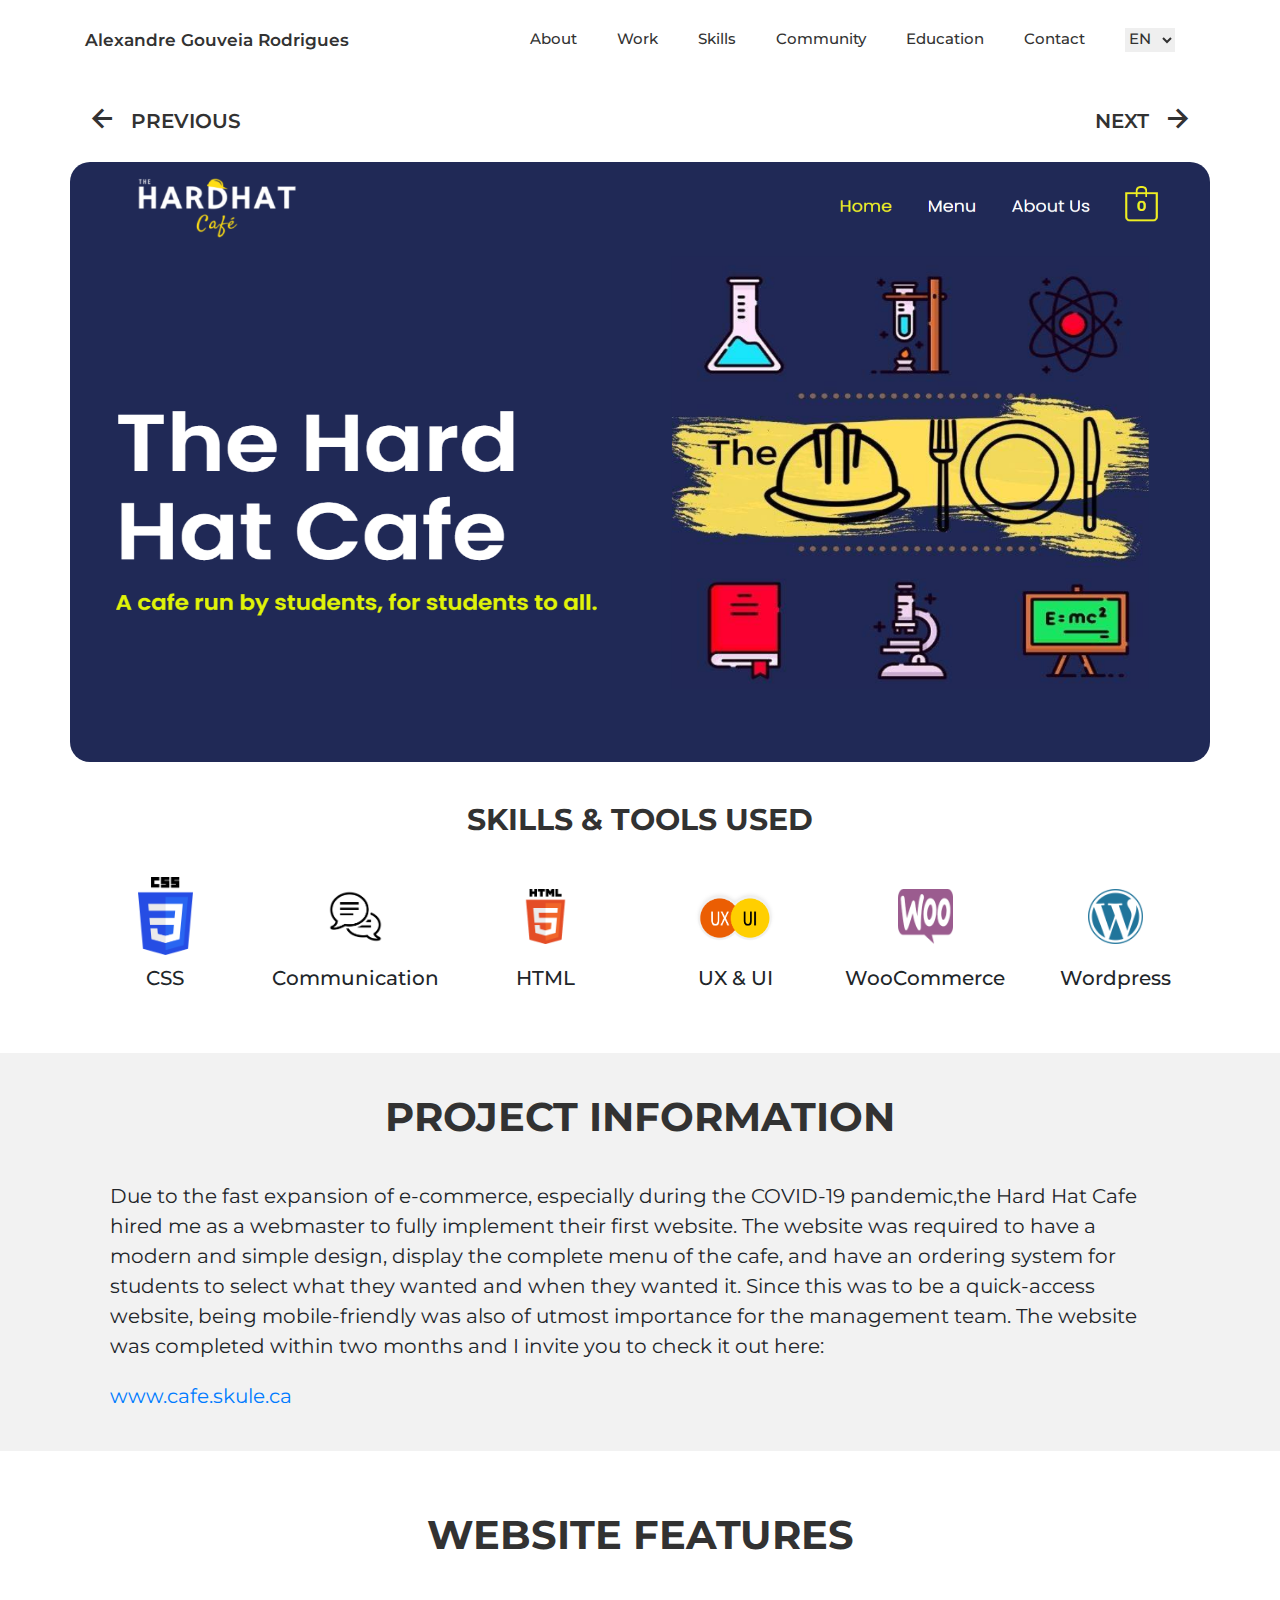
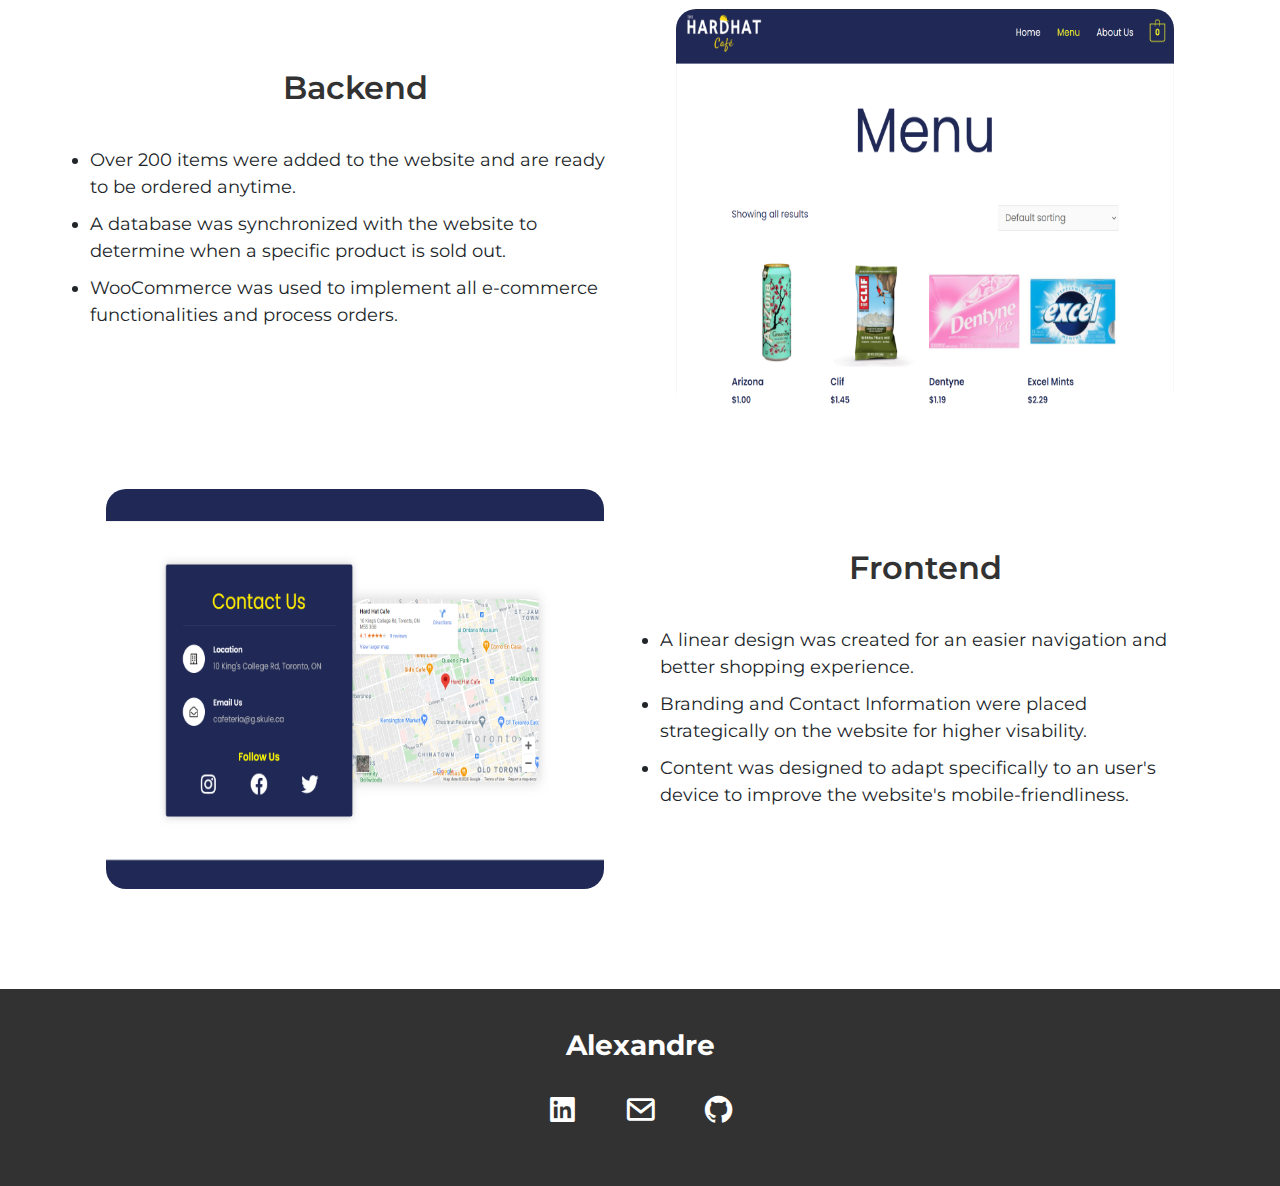
<file: projects/hhc.html>
<!DOCTYPE html>
<html lang="en">

<head>
    <meta charset="UTF-8">
    <meta name="viewport" content="width=device-width, initial-scale=1.0">
    <title>Alexandre's</title>
    <link rel="shortcut icon" type="image/png" href="../img/favicon.png">
    <!-- CSS file -->
    <link rel="stylesheet" href="../css/bootstrap.min.css">
    <link rel="stylesheet" type="text/css" href="../css/style.css">
    <!-- Boxicon Icons -->
    <link href='https://cdn.jsdelivr.net/npm/boxicons@2.0.5/css/boxicons.min.css' rel='stylesheet'>
</head>

<header>
    <nav class="navbar fixed-top navbar-expand-lg navbar-light">
        <div id="navbar-container" class="container">
            <a class="navbar-brand" href="../index.html">
                <h1 class="nav-logo">Alexandre Gouveia Rodrigues</h1>
            </a>
            <button class="navbar-toggler" type="button" data-toggle="collapse" data-target="#navbarNav"
                aria-controls="navbarNav" aria-expanded="false" aria-label="Toggle navigation">
                <span class="navbar-toggler-icon"></span>
            </button>
            <div class="collapse navbar-collapse" id="navbarNav">
                <div class="mr-auto"></div>
                <ul class="navbar-nav">
                    <li class="nav-item">
                        <a id="aboutText" class="nav-link" href="../index.html#1">About</a>
                    </li>
                    <li class="nav-item active">
                        <a id="workText" class="nav-link" href="../index.html#2">Work<span
                                class="sr-only">(current)</span></a>
                    </li>
                    <li class="nav-item">
                        <a id="skillsText" class="nav-link" href="../index.html#3">Skills</a>
                    </li>
                    <li class="nav-item">
                        <a id="communityText" class="nav-link" href="../index.html#4">Community</a>
                    </li>
                    <li class="nav-item">
                        <a id="educationText" class="nav-link" href="../index.html#5">Education</a>
                    </li>
                    <li class="nav-item">
                        <a id="contactText" class="nav-link" href="../index.html#6">Contact</a>
                    </li>
                    <li class="nav-item">
                        <select id="list" onchange="getSelectValue();">
                            <option value="en">EN</option>
                            <option value="fr">FR</option>
                            <option value="pt">PT</option>
                            <option value="es">ES</option>
                        </select>
                    </li>
                </ul>
            </div>
        </div>
    </nav>
</header>


<body>
    <!-- Previous & Next Button -->
    <section class="mapping">
        <div id="mapping-about" class="container">
            <div class="mapping-div">
                <div class="mapping-back">
                    <a href="../projects/file_transfer.html"><i class='bx bx-left-arrow-alt'></i></a>
                    <div id="backText">Previous</div>
                </div>
                <div class="mapping-next">
                    <div id="nextText">Next</div>
                    <a href="../projects/splitz.html"><i class='bx bx-right-arrow-alt'></i></a>
                </div>
            </div>
        </div>
    </section>

    <!-- Main -->
    <section id="hhc-banner">
        <div id="box-hhc-banner" class="container">
        </div>
    </section>

    <!-- Skills -->
    <section id="3" class="project-skills">
        <div id="box-project-skills" class="container">
            <div class="skillsHeader">
                <h1 id="skillsToolsUsedText" class="skills-project-title">Skills & Tools Used</h1>
            </div>
            <div id="skills-project-list" class="row">
                <div class="col-lg-2 col-md-4 col-sm-4 col-4">
                    <div id="project-skills-item">
                        <div class="imgcircle">
                            <img src="../img/csslogo.png" class="skill-icon" alt="">
                        </div>
                        <h2>CSS</h2>
                    </div>
                </div>
                <div class="col-lg-2 col-md-4 col-sm-4 col-4">
                    <div id="project-skills-item">
                        <div class="imgcircle">
                            <img src="../img/communication.png" class="skill-icon" alt="">
                        </div>
                        <h2>Communication</h2>
                    </div>
                </div>
                <div class="col-lg-2 col-md-4 col-sm-4 col-4">
                    <div id="project-skills-item">
                        <div class="imgcircle">
                            <img src="../img/htmllogo.png" class="skill-icon" alt="">
                        </div>
                        <h2>HTML</h2>
                    </div>
                </div>
                <div class="col-lg-2 col-md-4 col-sm-4 col-4">
                    <div id="project-skills-item">
                        <div class="imgcircle">
                            <img src="../img/uxui2.png" class="skill-icon-ux-ui" alt="">
                        </div>
                        <h2>UX & UI</h2>
                    </div>
                </div>
                <div class="col-lg-2 col-md-4 col-sm-4 col-4">
                    <div id="project-skills-item">
                        <div class="imgcircle">
                            <img src="../img/woocommerce.png" class="skill-icon" alt="">
                        </div>
                        <h2>WooCommerce</h2>
                    </div>
                </div>
                <div class="col-lg-2 col-md-4 col-sm-4 col-4">
                    <div id="project-skills-item">
                        <div class="imgcircle">
                            <img src="../img/wordpress.png" class="skill-icon" alt="">
                        </div>
                        <h2>Wordpress</h2>
                    </div>
                </div>
            </div>
    </section>

    <!-- Project Info -->
    <section class="about">
        <div id="box-about" class="container">
            <h1 id="projectInfoText0" class="mappa-subtitle">Project Information</h1>
            <div class="row">
                <div id="community-struct" class="col-lg-12 col-md-12 col-sm-12 col-xs-12">
                    <div id="community-item">
                        <p id="projectInfoText1"> Due to the fast expansion of e-commerce, especially during the
                            COVID-19 pandemic,
                            the Hard Hat Cafe hired me as a webmaster to fully implement their first website. The
                            website was required to have a modern and simple design, display the complete menu of the
                            cafe,
                            and have an ordering system for students to select what they wanted and when they wanted it.
                            Since this was to be a quick-access website, being mobile-friendly was also of utmost
                            importance for
                            the management team. The website was completed within two months and I invite you to check
                            it out here:</p>
                        <a target="_blank" href="https://www.cafe.skule.ca"> www.cafe.skule.ca</a>
                    </div>
                </div>
            </div>
        </div>
    </section>

    <!-- E-Commerce -->
    <section id="1" class="uxui">
        <div class="container">
            <h1 id="websiteFeaturesText0" class="mappa-subtitle">Website Features</h1>
            <div class="row">
                <div id="uxui-block" class="col-lg-6 col-md-12 col-sm-12 col-xs-6">
                    <div id="community-item">
                        <h1 id="uiuxText1">Backend</h1>
                        <ul>
                            <li id="websiteFeaturesText1">Over 200 items were added to the website and are ready to be ordered anytime.</li>
                            <li id="websiteFeaturesText2">A database was synchronized with the website to determine when a specific product is
                                sold out.</li>
                            <li id="websiteFeaturesText3">WooCommerce was used to implement all e-commerce functionalities and process orders.
                            </li>
                        </ul>
                    </div>
                </div>
                <div id="uxui-block" class="col-lg-6 col-md-12 col-sm-12 col-xs-6">
                    <img src="../img/menuScreenshot.png" alt="">
                </div>
                <div id="uxui-block" class="col-lg-6 col-md-12 col-sm-12 col-xs-6">
                    <img src="../img/aboutUsScreenshot.png" alt="">
                </div>
                <div id="uxui-block" class="col-lg-6 col-md-12 col-sm-12 col-xs-6">
                    <div id="community-item">
                        <h1 id="uiuxText4">Frontend</h1>
                        <ul>
                            <li id="websiteFeaturesText4">A linear design was created for an easier navigation and better shopping experience.
                            </li>
                            <li id="websiteFeaturesText5">Branding and Contact Information were placed strategically on the website for higher
                                visability.</li>
                            <li id="websiteFeaturesText6">Content was designed to adapt specifically to an user's device to improve the website's
                                mobile-friendliness.</li>
                        </ul>
                    </div>
                </div>
            </div>
        </div>
    </section>

    <!-- Footer -->
    <footer id="6" class="footer-area">
        <div class="container">
            <div class="">
                <div class="social text-center">
                    <h5>Alexandre</h5>
                    <a target="_blank" href="https://www.linkedin.com/in/alexandre-gouveia-r/"><i
                            class='bx bxl-linkedin-square'></i></a>
                    <a href="../projects/contact.html"><i class='bx bx-envelope'></i></a>
                    <a target="_blank" href="https://github.com/alexandregr26"><i class='bx bxl-github'></i></a>
                </div>
            </div>
        </div>
    </footer>

    <script src="../js/jquery.3.5.1.js"></script>
    <script src="../js/bootstrap.min.js"></script>
    <script src="../js/isotope.min.js"></script>
    <script src="./hhc.js"></script>
</body>

</html>
</file>
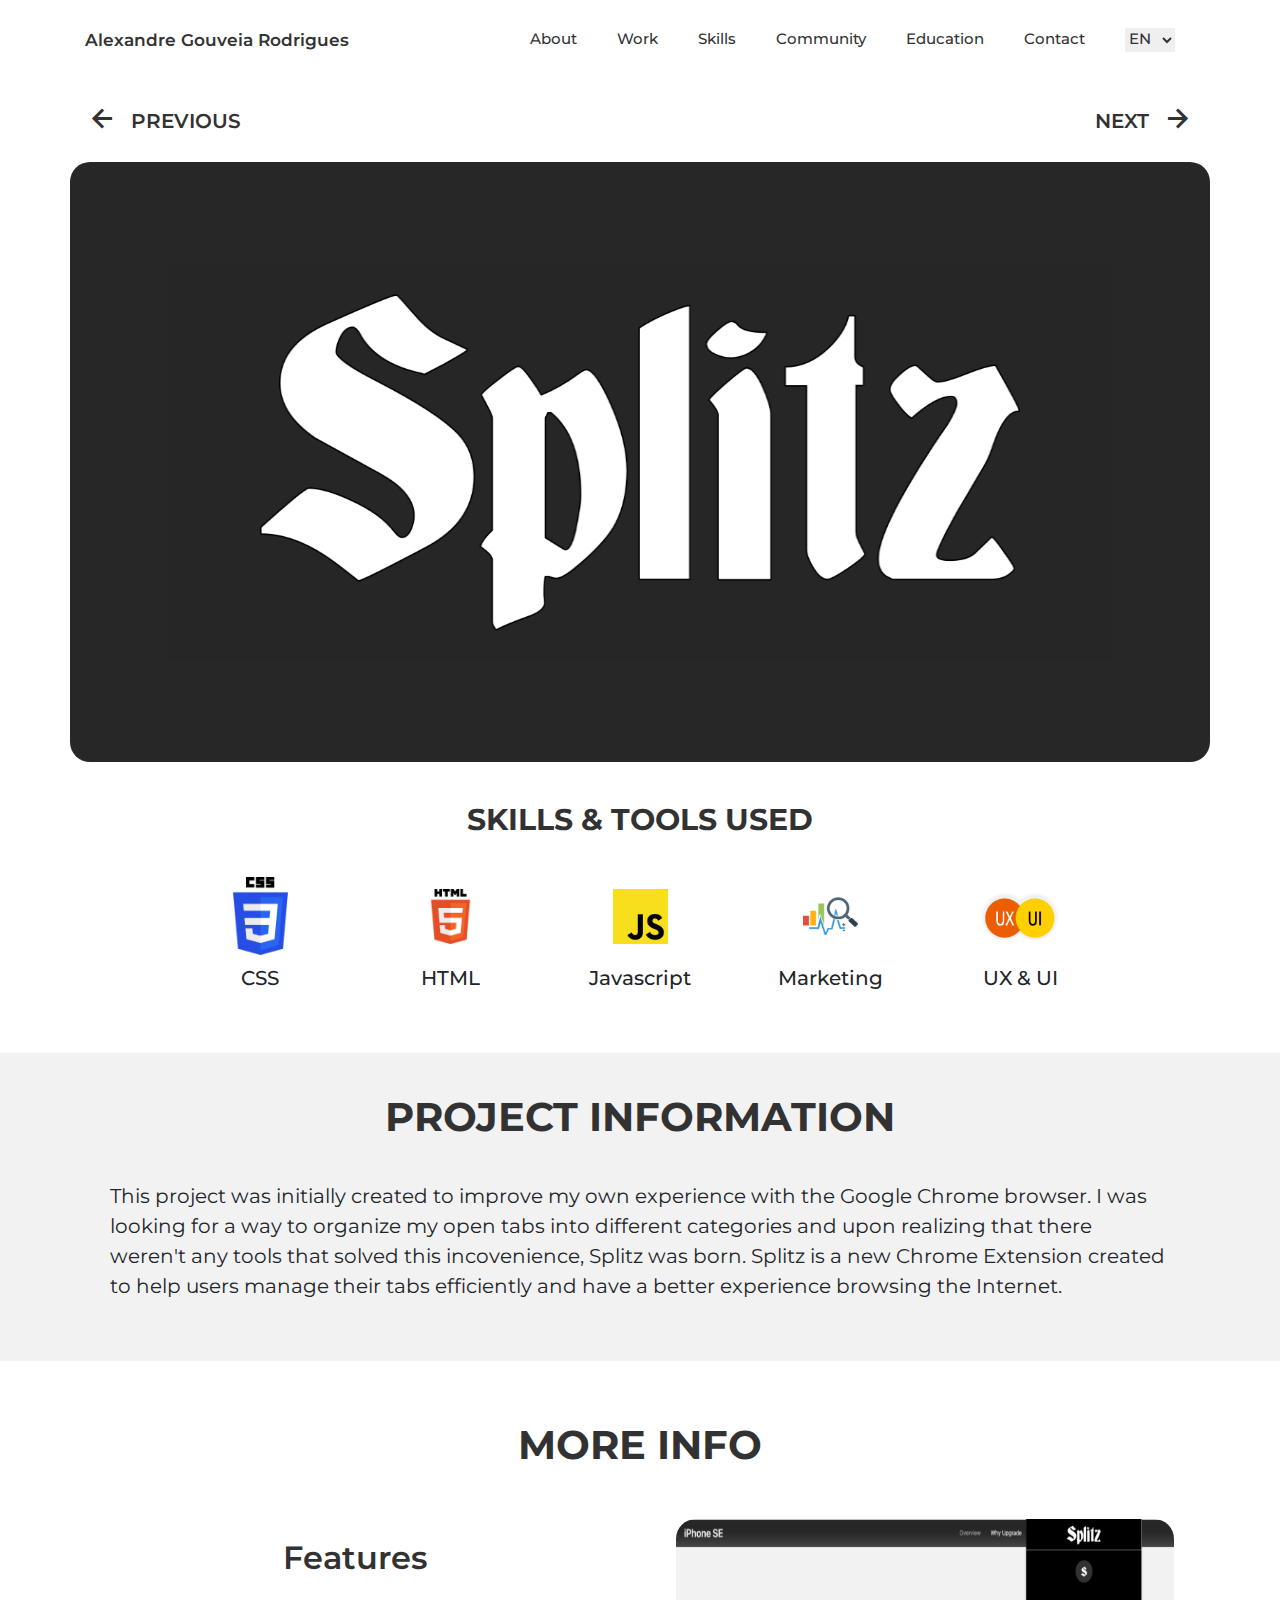
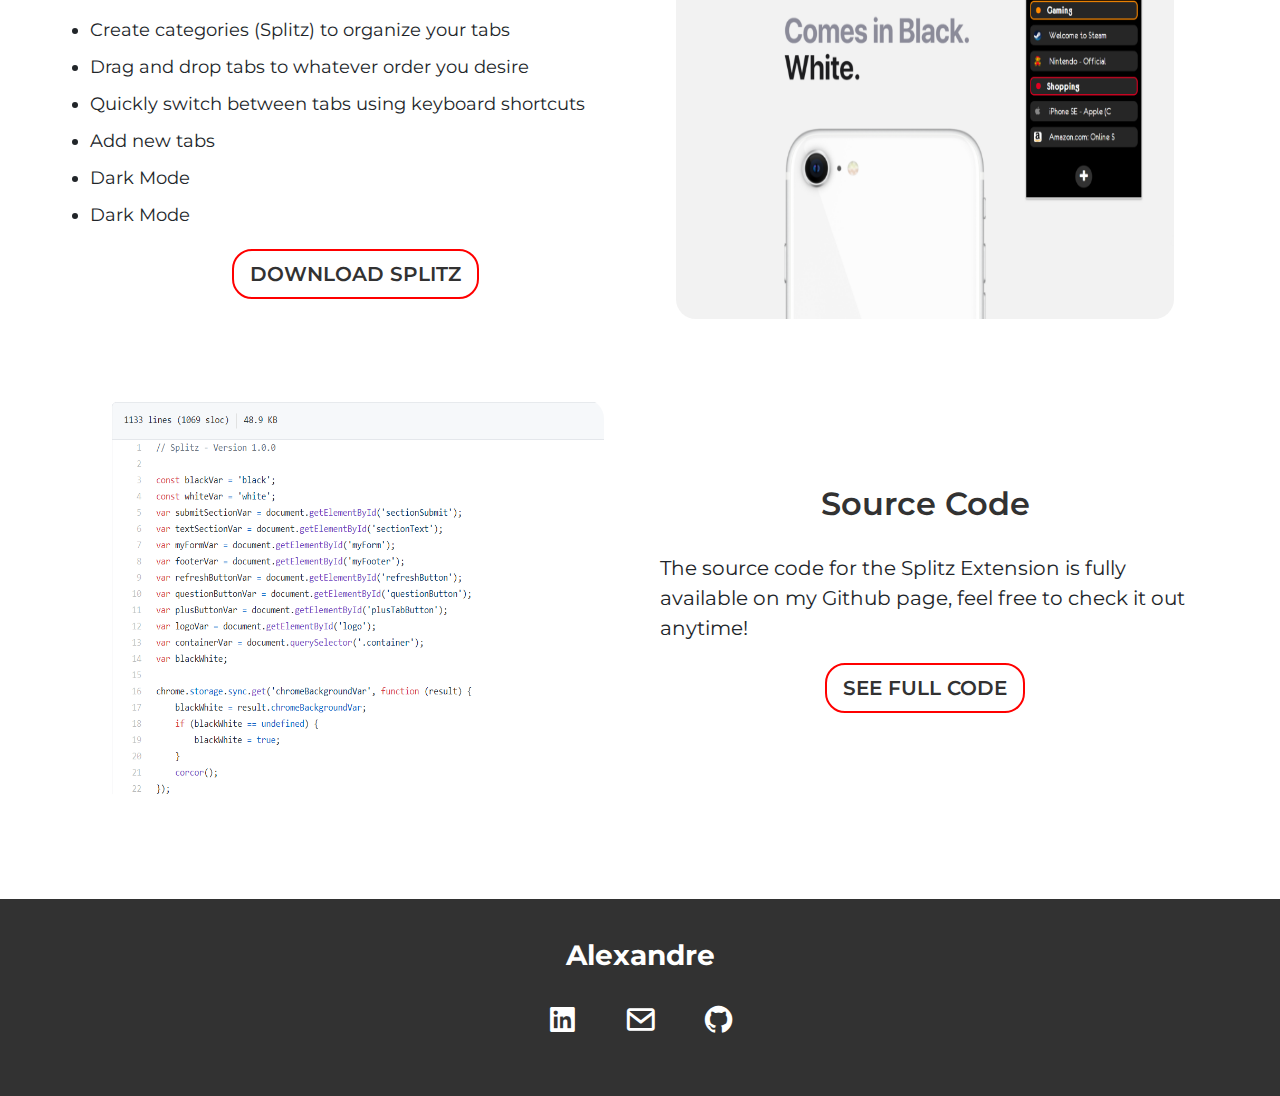
<file: projects/splitz.html>
<!DOCTYPE html>
<html lang="en">

<head>
    <meta charset="UTF-8">
    <meta name="viewport" content="width=device-width, initial-scale=1.0">
    <title>Alexandre's</title>
    <link rel="shortcut icon" type="image/png" href="../img/favicon.png">
    <!-- CSS file -->
    <link rel="stylesheet" href="../css/bootstrap.min.css">
    <link rel="stylesheet" type="text/css" href="../css/style.css">
    <!-- Boxicon Icons -->
    <link href='https://cdn.jsdelivr.net/npm/boxicons@2.0.5/css/boxicons.min.css' rel='stylesheet'>
</head>

<header>
    <nav class="navbar fixed-top navbar-expand-lg navbar-light">
        <div id="navbar-container" class="container">
            <a class="navbar-brand" href="../index.html">
                <h1 class="nav-logo">Alexandre Gouveia Rodrigues</h1>
            </a>
            <button class="navbar-toggler" type="button" data-toggle="collapse" data-target="#navbarNav"
                aria-controls="navbarNav" aria-expanded="false" aria-label="Toggle navigation">
                <span class="navbar-toggler-icon"></span>
            </button>
            <div class="collapse navbar-collapse" id="navbarNav">
                <div class="mr-auto"></div>
                <ul class="navbar-nav">
                    <li class="nav-item">
                        <a id="aboutText" class="nav-link" href="../index.html#1">About</a>
                    </li>
                    <li class="nav-item active">
                        <a id="workText" class="nav-link" href="../index.html#2">Work<span
                                class="sr-only">(current)</span></a>
                    </li>
                    <li class="nav-item">
                        <a id="skillsText" class="nav-link" href="../index.html#3">Skills</a>
                    </li>
                    <li class="nav-item">
                        <a id="communityText" class="nav-link" href="../index.html#4">Community</a>
                    </li>
                    <li class="nav-item">
                        <a id="educationText" class="nav-link" href="../index.html#5">Education</a>
                    </li>
                    <li class="nav-item">
                        <a id="contactText" class="nav-link" href="../index.html#6">Contact</a>
                    </li>
                    <li class="nav-item">
                        <select id="list" onchange="getSelectValue();">
                            <option value="en">EN</option>
                            <option value="fr">FR</option>
                            <option value="pt">PT</option>
                            <option value="es">ES</option>
                        </select>
                    </li>
                </ul>
            </div>
        </div>
    </nav>
</header>


<body>
    <!-- Previous & Next Button -->
    <section class="mapping">
        <div id="mapping-about" class="container">
            <div class="mapping-div">
                <div class="mapping-back">
                    <a href="../projects/hhc.html"><i class='bx bx-left-arrow-alt'></i></a>
                    <div id="backText">Previous</div>
                </div>
                <div class="mapping-next">
                    <div id="nextText">Next</div>
                    <a href="../projects/utat.html"><i class='bx bx-right-arrow-alt'></i></a>
                </div>
            </div>
        </div>
    </section>

    <!-- Main -->
    <section id="splitz-banner">
        <div id="box-splitz-banner" class="container">
        </div>
    </section>

    <!-- Skills -->
    <section id="3" class="project-skills">
        <div id="box-project-skills" class="container">
            <div class="skillsHeader">
                <h1 id="skillsToolsUsedText" class="skills-project-title">Skills & Tools Used</h1>
            </div>
            <div id="skills-project-list" class="row">
                <div class="col-lg-2 col-md-3 col-sm-4 col-4">
                    <div id="project-skills-item">
                        <div class="imgcircle">
                            <img src="../img/csslogo.png" class="skill-icon" alt="">
                        </div>
                        <h2>CSS</h2>
                    </div>
                </div>
                <div class="col-lg-2 col-md-3 col-sm-4 col-4">
                    <div id="project-skills-item">
                        <div class="imgcircle">
                            <img src="../img/htmllogo.png" class="skill-icon" alt="">
                        </div>
                        <h2>HTML</h2>
                    </div>
                </div>
                <div class="col-lg-2 col-md-3 col-sm-4 col-4">
                    <div id="project-skills-item">
                        <div class="imgcircle">
                            <img src="../img/jslogo.png" class="skill-icon" alt="">
                        </div>
                        <h2>Javascript</h2>
                    </div>
                </div>
                <div class="col-lg-2 col-md-3 col-sm-4 col-4">
                    <div id="project-skills-item">
                        <div class="imgcircle">
                            <img src="../img/marketing.png" class="skill-icon" alt="">
                        </div>
                        <h2>Marketing</h2>
                    </div>
                </div>
                <div class="col-lg-2 col-md-3 col-sm-4 col-4">
                    <div id="project-skills-item">
                        <div class="imgcircle">
                            <img src="../img/uxui2.png" class="skill-icon-ux-ui" alt="">
                        </div>
                        <h2>UX & UI</h2>
                    </div>
                </div>
            </div>
    </section>

    <!-- Project Info -->
    <section class="about">
        <div id="box-about" class="container">
            <h1 id="projectInfoText0" class="mappa-subtitle">Project Information</h1>
            <div class="row">
                <div id="community-struct" class="col-lg-12 col-md-12 col-sm-12 col-xs-12">
                    <div id="community-item">
                        <p id="projectInfoText1"> This side project was initially started to improve my own experience
                            with the Google Chrome browser. I was looking for a way to organize my open tabs into
                            different categories and upon realizing that there weren't any tools that solved this
                            incovenience, Splitz was born. Splitz is a new Chrome Extension created to help users manage
                            their tabs efficiently and have a better experience browsing the Internet.</p>
                    </div>
                </div>
            </div>
        </div>
    </section>

    <!-- UX / UI -->
    <section id="1" class="uxui">
        <div class="container">
            <h1 id="moreInfoText" class="mappa-subtitle">More Info</h1>
            <div class="row">
                <div id="uxui-block" class="col-lg-6 col-md-12 col-sm-12 col-xs-6">
                    <div id="community-item">
                        <h1 id="featuresText0">Features</h1>
                        <ul>
                            <li id="featuresText1">Create categories (Splitz) to organize your tabs</li>
                            <li id="featuresText2">Drag and drop tabs to whatever order you desire </li>
                            <li id="featuresText3">Quickly switch between tabs using keyboard shortcuts</li>
                            <li id="featuresText4">Add new tabs</li>
                            <li id="featuresText5">Delete tabs & categories (Splitz)</li>
                            <li id="featuresText6">Dark Mode</li>
                        </ul>
                    </div>
                    <div class="splitzbutton">
                        <a target="_blank"
                            href="https://chrome.google.com/webstore/detail/splitz/kbepjlbbljaidojicmmjafnolfipokmf">
                            <button id="downloadText">Download Splitz</button>
                        </a>
                    </div>
                </div>
                <div id="uxui-block" class="col-lg-6 col-md-12 col-sm-12 col-xs-6">
                    <img src="../img/Screenshot2ResizedCropped.png" alt="">
                </div>
                <div id="uxui-block" class="col-lg-6 col-md-12 col-sm-12 col-xs-6">
                    <img src="../img/splitzCode.png" alt="">
                </div>
                <div id="uxui-block" class="col-lg-6 col-md-12 col-sm-12 col-xs-6">
                    <h1 id="sourceCodeText0">Source Code</h1>
                    <p id="sourceCodeText1">The source code for the Splitz Extension is fully available on my Github page, feel free to check
                        it out anytime!</p>
                    <div class="splitzbutton">
                        <a target="_blank" href="https://github.com/alexandregr26/splitz-public">
                            <button id="codeText">See Full Code</button>
                        </a>
                    </div>
                </div>
            </div>
        </div>
    </section>

    <!-- Footer -->
    <footer id="6" class="footer-area">
        <div class="container">
            <div class="">
                <div class="social text-center">
                    <h5>Alexandre</h5>
                    <a target="_blank" href="https://www.linkedin.com/in/alexandre-gouveia-r/"><i
                            class='bx bxl-linkedin-square'></i></a>
                    <a href="#"><i class='bx bx-envelope'></i></a>
                    <a target="_blank" href="https://github.com/alexandregr26"><i class='bx bxl-github'></i></a>
                </div>
            </div>
        </div>
    </footer>

    <script src="../js/jquery.3.5.1.js"></script>
    <script src="../js/bootstrap.min.js"></script>
    <script src="../js/isotope.min.js"></script>
    <script src="./splitz.js"></script>
</body>

</html>
</file>
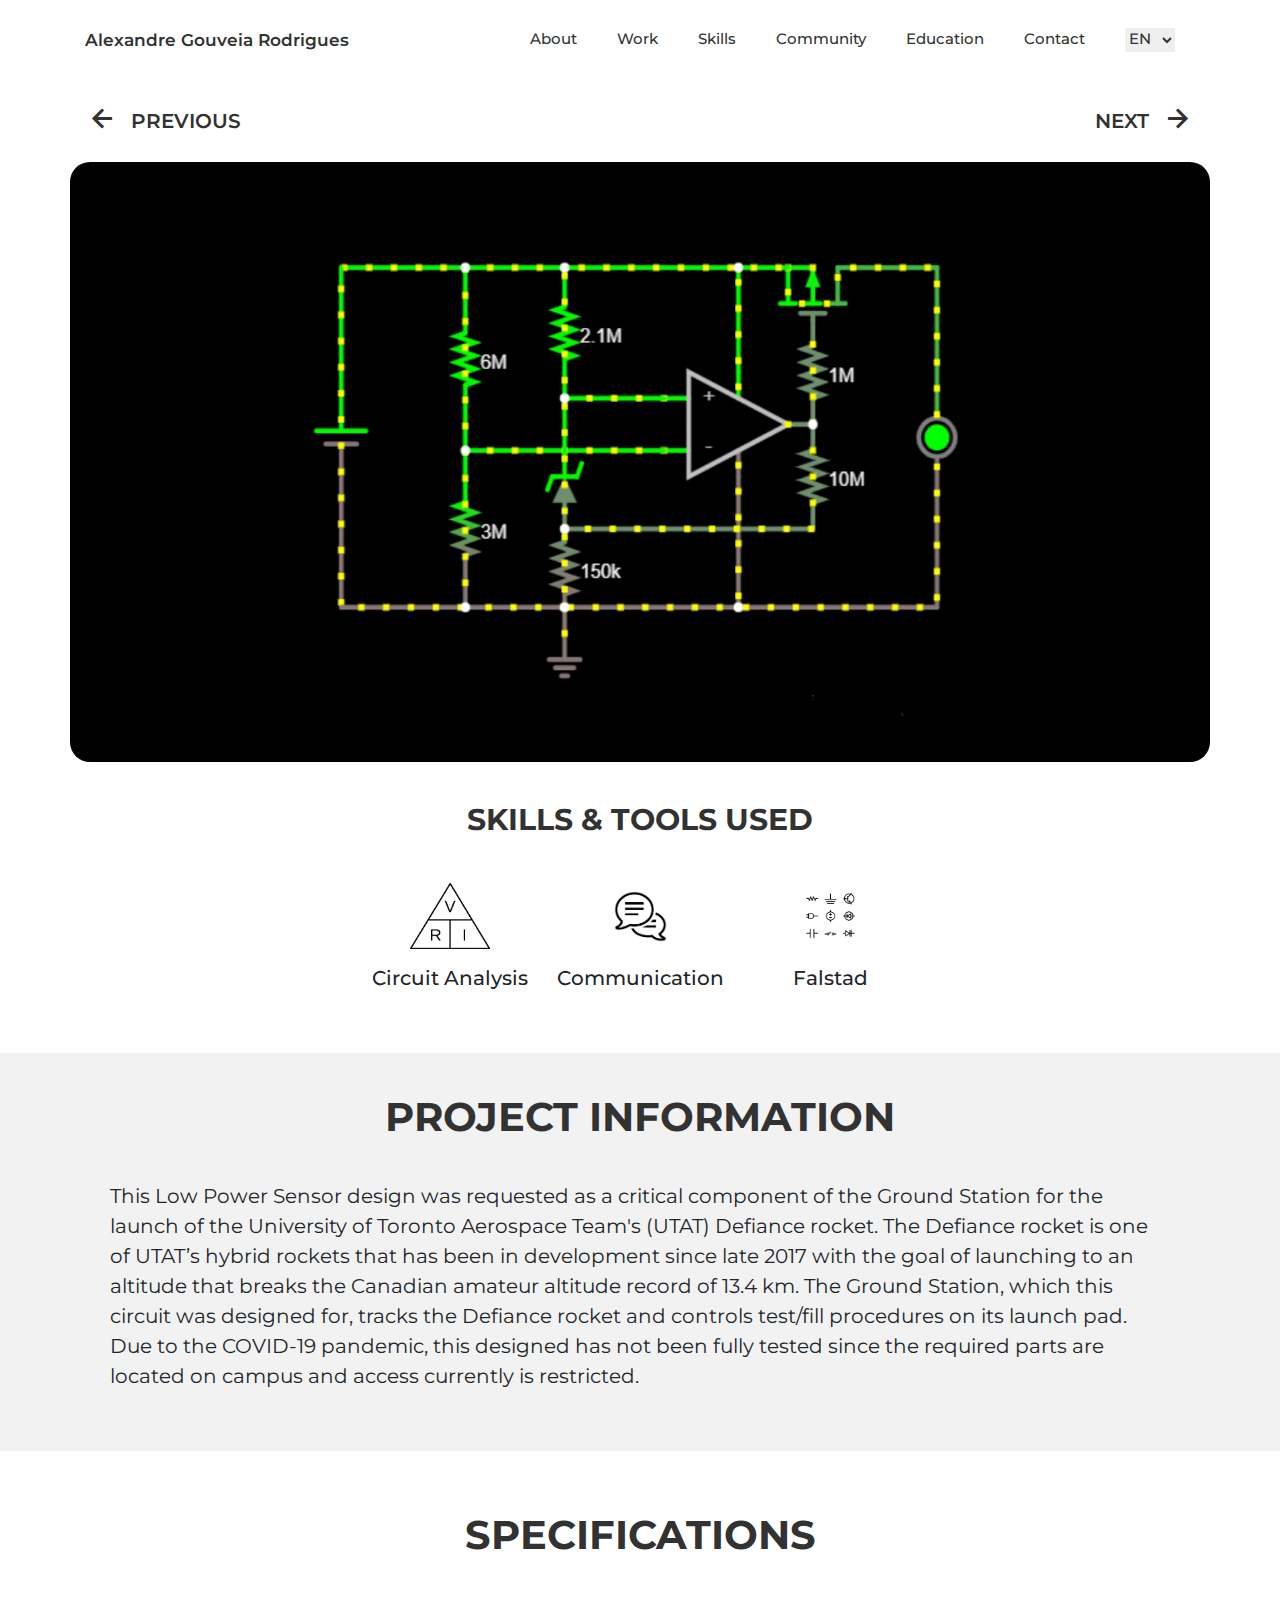
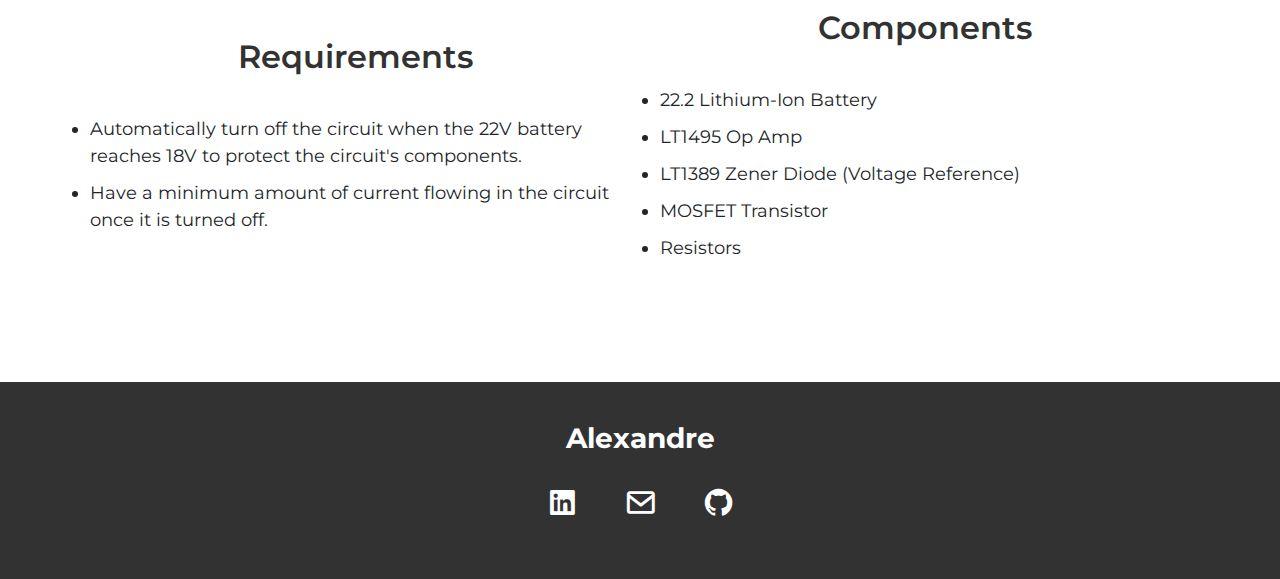
<file: projects/utat.html>
<!DOCTYPE html>
<html lang="en">

<head>
    <meta charset="UTF-8">
    <meta name="viewport" content="width=device-width, initial-scale=1.0">
    <title>Alexandre's</title>
    <link rel="shortcut icon" type="image/png" href="../img/favicon.png">
    <!-- CSS file -->
    <link rel="stylesheet" href="../css/bootstrap.min.css">
    <link rel="stylesheet" type="text/css" href="../css/style.css">
    <!-- Boxicon Icons -->
    <link href='https://cdn.jsdelivr.net/npm/boxicons@2.0.5/css/boxicons.min.css' rel='stylesheet'>
</head>

<header>
    <nav class="navbar fixed-top navbar-expand-lg navbar-light">
        <div id="navbar-container" class="container">
            <a class="navbar-brand" href="../index.html">
                <h1 class="nav-logo">Alexandre Gouveia Rodrigues</h1>
            </a>
            <button class="navbar-toggler" type="button" data-toggle="collapse" data-target="#navbarNav"
                aria-controls="navbarNav" aria-expanded="false" aria-label="Toggle navigation">
                <span class="navbar-toggler-icon"></span>
            </button>
            <div class="collapse navbar-collapse" id="navbarNav">
                <div class="mr-auto"></div>
                <ul class="navbar-nav">
                    <li class="nav-item">
                        <a id="aboutText" class="nav-link" href="../index.html#1">About</a>
                    </li>
                    <li class="nav-item active">
                        <a id="workText" class="nav-link" href="../index.html#2">Work<span
                                class="sr-only">(current)</span></a>
                    </li>
                    <li class="nav-item">
                        <a id="skillsText" class="nav-link" href="../index.html#3">Skills</a>
                    </li>
                    <li class="nav-item">
                        <a id="communityText" class="nav-link" href="../index.html#4">Community</a>
                    </li>
                    <li class="nav-item">
                        <a id="educationText" class="nav-link" href="../index.html#5">Education</a>
                    </li>
                    <li class="nav-item">
                        <a id="contactText" class="nav-link" href="../index.html#6">Contact</a>
                    </li>
                    <li class="nav-item">
                        <select id="list" onchange="getSelectValue();">
                            <option value="en">EN</option>
                            <option value="fr">FR</option>
                            <option value="pt">PT</option>
                            <option value="es">ES</option>
                        </select>
                    </li>
                </ul>
            </div>
        </div>
    </nav>
</header>


<body>
    <!-- Previous & Next Button -->
    <section class="mapping">
        <div id="mapping-about" class="container">
            <div class="mapping-div">
                <div class="mapping-back">
                    <a href="../projects/splitz.html"><i class='bx bx-left-arrow-alt'></i></a>
                    <div id="backText">Previous</div>
                </div>
                <div class="mapping-next">
                    <div id="nextText">Next</div>
                    <a href="../projects/fps.html"><i class='bx bx-right-arrow-alt'></i></a>
                </div>
            </div>
        </div>
    </section>

    <!-- Main -->
    <section id="utat-banner">
        <div id="box-utat-banner" class="container">
        </div>
    </section>

    <!-- Skills -->
    <section id="3" class="project-skills">
        <div id="box-project-skills" class="container">
            <div class="skillsHeader">
                <h1 id="skillsToolsUsedText" class="skills-project-title">Skills & Tools Used</h1>
            </div>
            <div id="skills-project-list" class="row">
                <div class="col-lg-2 col-md-4 col-sm-4 col-4">
                    <div id="project-skills-item">
                        <div class="imgcircle">
                            <img src="../img/vir.png" class="skill-icon-ux-ui" alt="">
                        </div>
                        <h2>Circuit Analysis</h2>
                    </div>
                </div>
                <div class="col-lg-2 col-md-4 col-sm-4 col-4">
                    <div id="project-skills-item">
                        <div class="imgcircle">
                            <img src="../img/communication.png" class="skill-icon" alt="">
                        </div>
                        <h2>Communication</h2>
                    </div>
                </div>
                <div class="col-lg-2 col-md-4 col-sm-4 col-4">
                    <div id="project-skills-item">
                        <div class="imgcircle">
                            <img src="../img/circuitsim.png" class="skill-icon" alt="">
                        </div>
                        <h2>Falstad</h2>
                    </div>
                </div>
            </div>
    </section>

    <!-- Project Info -->
    <section class="about">
        <div id="box-about" class="container">
            <h1 id="projectInfoText0" class="mappa-subtitle">Project Information</h1>
            <div class="row">
                <div id="community-struct" class="col-lg-12 col-md-12 col-sm-12 col-xs-12">
                    <div id="community-item">
                        <p id="projectInfoText1"> This Low Power Sensor design was requested as a critical component of
                            the Ground Station for the launch of the University of Toronto Aerospace Team's (UTAT)
                            Defiance rocket. The Defiance rocket is one of
                            UTAT’s hybrid rockets that has been in development
                            since late 2017 with the goal of launching to an altitude that breaks the Canadian amateur
                            altitude record of 13.4
                            km. The Ground Station, which this circuit was designed for, tracks the Defiance rocket and
                            controls test/fill procedures on its
                            launch pad. Due to the COVID-19 pandemic, this designed has not been fully tested since the
                            required parts are
                            located on campus and access currently is restricted.</p>
                    </div>
                </div>
            </div>
        </div>
    </section>

    <!-- E-Commerce -->
    <section id="1" class="uxui">
        <div class="container">
            <h1 id="specificationsText" class="mappa-subtitle">Specifications</h1>
            <div class="row">
                <div id="uxui-block" class="col-lg-6 col-md-12 col-sm-12 col-xs-6">
                    <div id="community-item">
                        <h1 id="requirementsText">Requirements</h1>
                        <ul>
                            <li>Automatically turn off the circuit when the 22V battery reaches 18V to protect the
                                circuit's
                                components.</li>
                            <li>Have a minimum amount of current flowing in the circuit once it is turned off.</li>
                        </ul>
                    </div>
                </div>
                <div id="uxui-block" class="col-lg-6 col-md-12 col-sm-12 col-xs-6">
                    <div id="community-item">
                        <h1 id="componentsText">Components</h1>
                        <ul>
                            <li>22.2 Lithium-Ion Battery</li>
                            <li>LT1495 Op Amp</li>
                            <li>LT1389 Zener Diode (Voltage Reference)</li>
                            <li>MOSFET Transistor</li>
                            <li>Resistors</li>
                        </ul>
                    </div>
                </div>
            </div>
        </div>
    </section>

    <!-- Footer -->
    <footer id="6" class="footer-area">
        <div class="container">
            <div class="">
                <div class="social text-center">
                    <h5>Alexandre</h5>
                    <a target="_blank" href="https://www.linkedin.com/in/alexandre-gouveia-r/"><i
                            class='bx bxl-linkedin-square'></i></a>
                    <a href="#"><i class='bx bx-envelope'></i></a>
                    <a target="_blank" href="https://github.com/alexandregr26"><i class='bx bxl-github'></i></a>
                </div>
            </div>
        </div>
    </footer>

    <script src="../js/jquery.3.5.1.js"></script>
    <script src="../js/bootstrap.min.js"></script>
    <script src="../js/isotope.min.js"></script>
    <script src="./utat.js"></script>
</body>

</html>
</file>
<file: css/style.css>
@import url('https://fonts.googleapis.com/css2?family=Montserrat:wght@100;200;300;400;500;600;700;800&display=swap');

*{
    padding: 0;
    margin: 0;
    box-sizing: border-box;
    font-size: 20px;
    font-family: 'Montserrat', sans-serif;
}

.sectionArea{
    margin: 60px 0;
}

.index-title{
    font-size: 40px;
    font-weight: bold;
    color: #323232;
    text-transform: uppercase;
    text-align: left;
    padding: 0px 12px 12px 0px;
}

/* Banner */
#box-banner{
    padding: 100px 0px 0px 0px;
}

#box-banner img{
    width: 100%;
}

#box-banner #banner-struct{
    display: flex;
    flex-direction: column;
    justify-content: center;
    align-items: center;
    text-align: left;
}

#bannerContainerStruct{
    padding: 0;
    margin: 0;
}

#box-banner .bannertext h1{
    font-weight: 600;
    font-size: 90px;
}

#box-banner .bannertext h2{
    font-size: 36px;
    font-weight: 400;
    margin-bottom: 2px;
}

#box-banner .bannertext h3{
    font-size: 24px;
    font-weight: 400;
    margin-bottom: 40px;
}

#box-banner .bannerbutton{
    display: flex;
    justify-content: center;
    text-align: left;
}

#box-banner .bannerbutton button{
    font-size: 20px;
    font-weight: 600;
    background-color: transparent;
    color: #323232;
    border: 2px solid red;
    border-radius: 20px;
    overflow: hidden;
    padding: 8px 16px;
    text-transform: uppercase;
    transition: .4s ease;
    transition-property: background-color, color;
}

#box-banner .bannerbutton button:focus{
    outline: none;
}

#box-banner .bannerbutton button:hover{
    color: white;
    background-color: red;
}

#box-banner .bannerbutton button:before{
    content: '';
    background: grey;
    opacity: .5s;
    filter: blur(30px);
}


/* Header Section */
header .navbar{
    padding: 1rem;
    background-color:white;
}

header nav .navbar-toggler{
    background-color: transparent;
    border-radius: 20px;
}

header nav .navbar-toggler:hover{
    background-color: #f2f2f2;   
}

header nav .navbar-toggler:focus {
    outline:0;
}

header .navbar .navbar-brand{
    padding: 0;
    margin: 0;
}

header .navbar .navbar-brand .nav-logo{
    padding: 0.4rem 0 0 0;
    margin-bottom: 0.4rem;
    font-size: 17px;
    font-weight: 600;
    color: #323232;
}

header .navbar .navbar-collapse .nav-item{
    padding: 0.4rem 1rem 0 1rem;
    margin-bottom: 0.4rem;
    display: flex;
    align-items: center;
    justify-content: center;
}

header .navbar .navbar-collapse .nav-item .nav-link{
    padding: 0;
    margin: 0;
    font-size: 15px;
    font-weight: 500;
    color: #323232;
}

#list{
    padding-bottom: 3px;
    padding-right: 8px;
    font-size: 15px;
    font-weight: 500;
    color: #323232;
    border: none;
    cursor: pointer;
}

#list:focus {
    outline:0;
}

#list option{
    font-size: 15px;
    font-weight: 500;
    color: #323232;
}

header .navbar .navbar-nav li > a:after{
    content: '';
    display: block;
    height: 2px;
    border-radius: 26px;
    background: red;
    transform: scaleX(0);
    transition: transform .4s;
}

header .navbar .navbar-nav li > a:hover:after{
    transform: scaleX(1);
    height: 2px;
    transition: transform .4s;
}


/* Projects */
.button-group button{
    background: transparent;
    border: none;
    text-transform: uppercase;
    padding: 0 20px;
    color: black;
    font-weight: 500;
}
.button-group button:active {
    outline: none;
    border: none;
}
    
.button-group button:focus {
    outline:0;
    font-weight: bold;
}

#box-projects{
    background: aliceblue;
    padding: 40px 40px;
    border-radius: 14px;
}

.projects-title{
    font-size: 40px;
    font-weight: bold;
    color: black;
    text-transform: uppercase;
    text-align: left;
    padding: 0px 0px 12px 12px;
}

.project-item {
    height: 400px;
    width: 100%;
    position: relative;
    border: 2px solid black;
    border-radius: 12px;
    overflow: hidden;
}

#mappa{
    background: url('../img/Mappav2.png') no-repeat;
    background-position: center;
    background-size: cover;
}

#ece344{
    background: url('../img/threads.jpg') no-repeat;
    background-position: center;
    background-size: cover;
}

#ece361{
    background: url('../img/file_transfer_main.png') no-repeat;
    background-position: center;
    background-size: cover;
}

#splitz{
    background: url('../img/Screenshot2ResizedCropped.png') no-repeat;
    background-position: center;
    background-size: 100% 100%;
}

#ev{
    background: url('../img/ev2.png') no-repeat;
    background-position: center;
    background-size: cover;
}

#ece243{
    background: url('../img/ece243.png') no-repeat;
    background-position: center;
    background-size: 100% 100%;
}

#tanvas{
    background: url('../img/tanvas.png') no-repeat;
    background-position: center;
    background-size: 100% 100%;
}

#portfolio{
    background: url('../img/website.png') no-repeat;
    background-position: center;
    background-size: cover;
}

#hhc{
    background: url('../img/hhc.png') no-repeat;
    background-position: center;
    background-size: 100% 100%;
}

#utat{
    background: url('../img/utat.png') no-repeat;
    background-position: center;
    background-size: 100% 100%;
}

#project-struct{
    padding: 30px 30px;
}

.overlay {
    position: absolute;
    top: 0;
    bottom: 0;
    left: 0;
    right: 0;
    height: 100%;
    width: 100%;
    opacity: 0;
    transition: .2s ease;
    background-color: #323232;
  }
  
.project-item:hover .overlay {
    opacity: 0.88;
}
  
.text {
    color: white;
    font-size: 30px;
    position: absolute;
    top: 50%;
    left: 50%;
    -webkit-transform: translate(-50%, -50%);
    -ms-transform: translate(-50%, -50%);
    transform: translate(-50%, -50%);
    text-align: center;
}
  
.project-item:hover {
    box-shadow: 0 4px 4px 4px #cccccc;
}

.project-item:hover h2{
    opacity: 0.7;
}

/* Skills */
#box-skills{
    background: #ffe6e6;
    padding: 40px 40px;
    border-radius: 14px;
}

#skills-item {
    height: 200px;
    width: 100%;
    margin-bottom: 15px;
    display: flex;
    flex-direction: column;
    justify-content: center;
    align-items: center;
    text-align: center;
}

#skills-item .skill-icon{
    width: 50px;
}

.imgcircle{
    width: 80px;
    height: 80px;
    position: relative;
    border-radius: 45px;
    display: flex;
    justify-content: center;
    align-items: center;
    background-color: white;
  
}

#skills-item h2{
    padding-top: 10px;
    font-size: 26px;
}

#skills-item h3{
    font-size: 14px;
}

.subtitle h1{
    font-size: 20px;
    font-weight: bold;
    padding-top: 20px;
    padding-bottom: 10px;
    text-transform: uppercase;
}

/* About Me */
#box-about{
    background: #f2f2f2;
    padding: 40px 40px;
}

.about{
    margin-top: 0px;
    background: #f2f2f2;
}

.about .about-title{
    font-size: 40px;
    font-weight: bold;
    color: #323232;
    text-transform: uppercase;
    text-align: left;
    padding: 0px 12px 12px 0px;
}

.about p{
    font-weight: 400;
}

/* Footer */
footer.footer-area{
    padding: 2rem 0;
    background-color: #323232;
}

footer.footer-area .social h5{
    font-size: 28px;
    font-weight: 700;
    color: white;
}

footer.footer-area .social a>i{
    font-size: 33px;
    padding: 1rem;
    color: white;
}

/* Community */
#box-community{
    background: #ffffe6;
    padding: 40px 40px;
    border-radius: 14px;
}

.communityHeader p{
    font-weight: 400;
}

#community-struct{
    padding-top: 30px;
}

.community-pic img{
    width: 100%;
    height: 260px;
}

#community-item{
    width: 100%;
    display: flex;
    flex-direction: column;
    justify-content: left;
    align-items: left;
    text-align: left;
}

#community-item h2{
    font-size: 22px;
    font-weight: 600;
    text-transform: uppercase;
}

#community-item li{
    font-size: 18px;
    text-align: left;
    padding-top: 10px;
}

/* Education */
#box-education{
    background: #ddfada;
    padding: 40px 40px;
    border-radius: 14px;
}

#education-item {
    width: 100%;
    display: flex;
    flex-direction: column;
    justify-content: center;
    align-items: center;
    text-align: center;
}

#education-item h2{
    font-size: 24px;
    font-weight: bold;
}

#education-item li{
    font-size: 16px;
    text-align: left;
}

#education-struct{
    padding: 20px 20px;
}

/* ARROWS */
.mapping{
    padding-top: 80px;
}

.mapping-div{
    padding-top: 20px;
    padding-bottom: 20px;
    display: flex;
    justify-content: space-between;
    align-items: center;
}

.mapping-back{
    display: flex;
    justify-content: left;
    align-items: center;
}

#backText{
    padding-left: 10px;
    font-size: 20px;
    font-weight: 600;
    text-transform: uppercase;
    color: #323232;
}

.mapping-next{
    display: flex;
    justify-content: right;
    align-items: center;
}

#nextText{
    padding-right: 10px;
    font-size: 20px;
    font-weight: 600;
    text-transform: uppercase;
    color: #323232;
}

.mapping #mapping-about .mapping-div a>i{
    font-size: 36px;
    color: #323232;
}

/* PROJECTS */
/* Skills */
.skills-project-title{
    text-align: center;
    font-size: 30px;
    font-weight: bold;
    color: #323232;
    text-transform: uppercase;
    margin: 0;
    padding: 40px 0 0 0;
}

#skills-project-list{
    justify-content: center;
}

#project-skills-item {
    height: 200px;
    width: 100%;
    margin-bottom: 15px;
    display: flex;
    flex-direction: column;
    justify-content: center;
    align-items: center;
    text-align: center;
}

#project-skills-item .skill-icon{
    width: 55px;
}

#project-skills-item .skill-icon-ux-ui{
    width: 80px;
}

#project-skills-item h2{
    padding-top: 10px;
    font-size: 20px;
}

/* MAPPA PAGE */
/* Banner */
#box-mappa-banner{
    background: url(../img/mappaBanner.png);
    background-size: 100% 100%;
    padding: 240px 0;
    background-repeat: no-repeat;
    text-align: center;
    border: none;
    border-radius: 20px;
}

/* Team */
.mappa-subtitle{
    font-size: 40px;
    font-weight: bold;
    color: #323232;
    text-transform: uppercase;
    text-align: center;
    padding: 0px;
}

#mappa-team-item{
    padding: 20px 20px;
    text-align: center;
}

#mappa-team-item h3{
    font-size: 24px;
    font-weight: 600;
    padding: 20px 0 0 0;
}

#mappa-team-item img{
    width: 100%;
    height: 340px;
}

/* Infrastructure */
#box-infrastructure{
    background: #323232;
}

.infrastructure{
    padding: 60px 0;
    background: #323232;
}

.infrastructure h1, .infrastructure p {
    color: white;
}

/* UX / UI */
.uxui{
    margin: 60px 0;
}

.uxui img{
    width: 94%;
    height: 400px;
    border-radius: 20px;
}

.uxui #uxui-block{
    display: flex;
    flex-direction: column;
    justify-content: center;
    align-items: center;
    padding: 40px 20px;
}

.uxui .row h1{
    color: #323232;
    text-align: center;
    font-size: 32px;
    font-weight: 600;
    padding-bottom: 20px;
}

/* Threads */
#box-thread-banner{
    background: url(../img/threadpng.png);
    background-size: 100% 100%;
    padding: 180px 0;
    background-repeat: no-repeat;
    text-align: center;
    border: solid;
    border-color: black;
    border-radius: 20px;
}

.thread-project-title{
    text-align: center;
    font-size: 30px;
    font-weight: bold;
    color: #323232;
    text-transform: uppercase;
    margin: 0;
    padding: 0 0 30px 0;
}

/* File Transfer */
#box-file-transfer-banner{
    background: url(../img/file_transfer_cover.png);
    background-size: 100% 100%;
    padding: 180px 0;
    background-repeat: no-repeat;
    text-align: center;
    border: solid;
    border-color: black;
    border-radius: 20px;
}

#file-transfer-functionality{
    padding: 20px 20px;
    text-align: center;
}

#file-transfer-functionality img{
    height: 200px;
    width: 500px;
}

/* HHC PAGE */
/* Banner */
#box-hhc-banner{
    background: url(../img/hhc.png);
    background-size: 100% 100%;
    padding: 300px 0;
    background-repeat: no-repeat;
    border: none;
    border-radius: 20px;
}

/* UTAT PAGE */
/* Banner */
#box-utat-banner{
    background: url(../img/utatlpsbanner.png);
    background-size: 100% 100%;
    padding: 300px 0;
    background-repeat: no-repeat;
    border: none;
    border-radius: 20px;
}

/* FPS PAGE */
/* Banner */
#box-fps-banner{
    background: url(../img/de1soc.jpg);
    background-size: 100% 100%;
    padding: 300px 0;
    background-repeat: no-repeat;
    border: none;
    border-radius: 20px;
}

.fps-subtitle{
    font-size: 40px;
    font-weight: bold;
    color: #323232;
    text-transform: uppercase;
    text-align: center;
    padding: 0px;
}

#box-fps{
    padding: 50px 40px;
}

.imgbox {
    display: grid;
    height: 100%;
}
.imgboxMobile {
    height: 100%;
    display: none;
}

.center-fit {
    max-width: 100%;
    max-height: 100vh;
    margin: auto;
    padding: 40px 0;
}

/* Splitz PAGE */
/* Banner */
#box-splitz-banner{
    background: url(../img/splitzBanner.png);
    background-size: 100% 100%;
    padding: 300px 0;
    background-repeat: no-repeat;
    border: none;
    border-radius: 20px;
}

.splitzbutton{
    display: flex;
    justify-content: center;
    text-align: left;
}

.splitzbutton button{
    font-size: 20px;
    font-weight: 600;
    background-color: transparent;
    color: #323232;
    border: 2px solid red;
    border-radius: 20px;
    overflow: hidden;
    padding: 8px 16px;
    text-transform: uppercase;
    transition: .4s ease;
    transition-property: background-color, color;
}

.splitzbutton button:focus{
    outline: none;
}

.splitzbutton button:hover{
    color: white;
    background-color: red;
}

.splitzbutton button:before{
    content: '';
    background: grey;
    opacity: .5s;
    filter: blur(30px);
}

.contact-box{
    width: 80%;
    max-width: 600px;
    position: absolute;
    top: 50%;
    left: 50%;
    transform: translate(-50%,-45%);
	align-items: center;
    text-align: center;
    box-shadow: 0px 0px 19px 5px rgba(0,0,0,0.19);
    padding: 30px 40px;
    border-radius: 14px;
}

.contact-box h2{
	position: relative;
	padding: 0 0 10px;
	margin-bottom: 20px;
}

.contact-box h2:after{
	content: '';
    position: absolute;
    left: 50%;
    bottom: 0;
    transform: translateX(-50%);
    height: 4px;
    width: 220px;
    border-radius: 2px;
    background-color: red;
}

.contact-box .field{
	width: 100%;
	border: 2px solid rgba(0, 0, 0, 0);
	outline: none;
	background-color: rgba(230, 230, 230, 0.6);
	padding: 0.5rem 1rem;
	font-size: 1rem;
	margin-bottom: 22px;
	transition: .3s;
}

.contact-box .field:hover{
	background-color: rgba(0, 0, 0, 0.1);
}

.contact-box textarea{
    min-height: 150px;
    resize: none;
}

.contact-box .submit{
    width: 100%;
    border: none;
    border-radius: 14px;
    padding: 0.5rem 1rem;
    background-color: red;
    color: #fff;
    font-size: 1.1rem;
    outline: none;
	cursor: pointer;
    transition: .3s;
    margin-bottom: 22px;
}

.contact-box .submit:hover{
    background-color: #e50000;
}

.contact-box .field:focus{
    border: 2px solid red;
}

/* Responsiveness */ 
@media (max-width: 600px){
    #box-banner #banner-struct{
        text-align: center;
    }

    #box-banner .row{
        display: flex;
        flex-direction: column-reverse;
    }

    #box-banner .bannertext h1{
        font-weight: 600;
        font-size: 14vw;
    }
    
    #box-banner .bannertext h2{
        margin-top: 20px;
        font-size: 6vw;
        font-weight: 400;
        margin-bottom: 1px;
    }
    
    #box-banner .bannertext h3{
        display: none;
    }

    #box-banner .bannerbutton{
        display: none;
    }

    #box-mappa-banner{
        padding: 160px 0;
        border-radius: 0px;
    }

    #box-hhc-banner{
        padding: 250px 0;
        border-radius: 0px;
    }

    #box-splitz-banner{
        padding: 250px 0;
        border-radius: 0px;
    }

    #box-utat-banner{
        padding: 250px 0;
        border-radius: 0px;
    }

    #box-fps-banner{
        padding: 250px 0;
        border-radius: 0px;
    }

    .imgbox{
        display: none;
    }

    .imgboxMobile{
        display: grid;
    }

    #mappa-team-item img{
        width: 340px;
        height: 340px;
    }
}

@media (min-width: 601px) and (max-width: 767px){
    #box-banner #banner-struct{
        text-align: center;
    }

    #box-banner .row{
        display: flex;
        flex-direction: column-reverse;
    }

    #box-banner .bannertext h1{
        font-weight: 600;
        font-size: 14vw;
    }
    
    #box-banner .bannertext h2{
        font-size: 5vw;
    }
    
    #box-banner .bannertext h3{
        font-size: 4vw;
    }

    #box-banner .bannerbutton{
        margin-bottom: 40px;
    }

    #box-mappa-banner{
        padding: 200px 0;
    }

    #mappa-team-item img{
        width: 340px;
        height: 340px;
    }

}

@media (min-width: 768px) and (max-width: 1030px){
    header .navbar,
    header .navbar .navbar-brand
    {
        padding: 2%;
        margin: 0%;
    }

    #box-banner .bannertext h1{
        font-size: 70px;
    }
    
    #box-banner .bannertext h2{
        font-size: 29px;
    }
    
    #box-banner .bannertext h3{
        font-size: 20px;
    }
}
</file>
